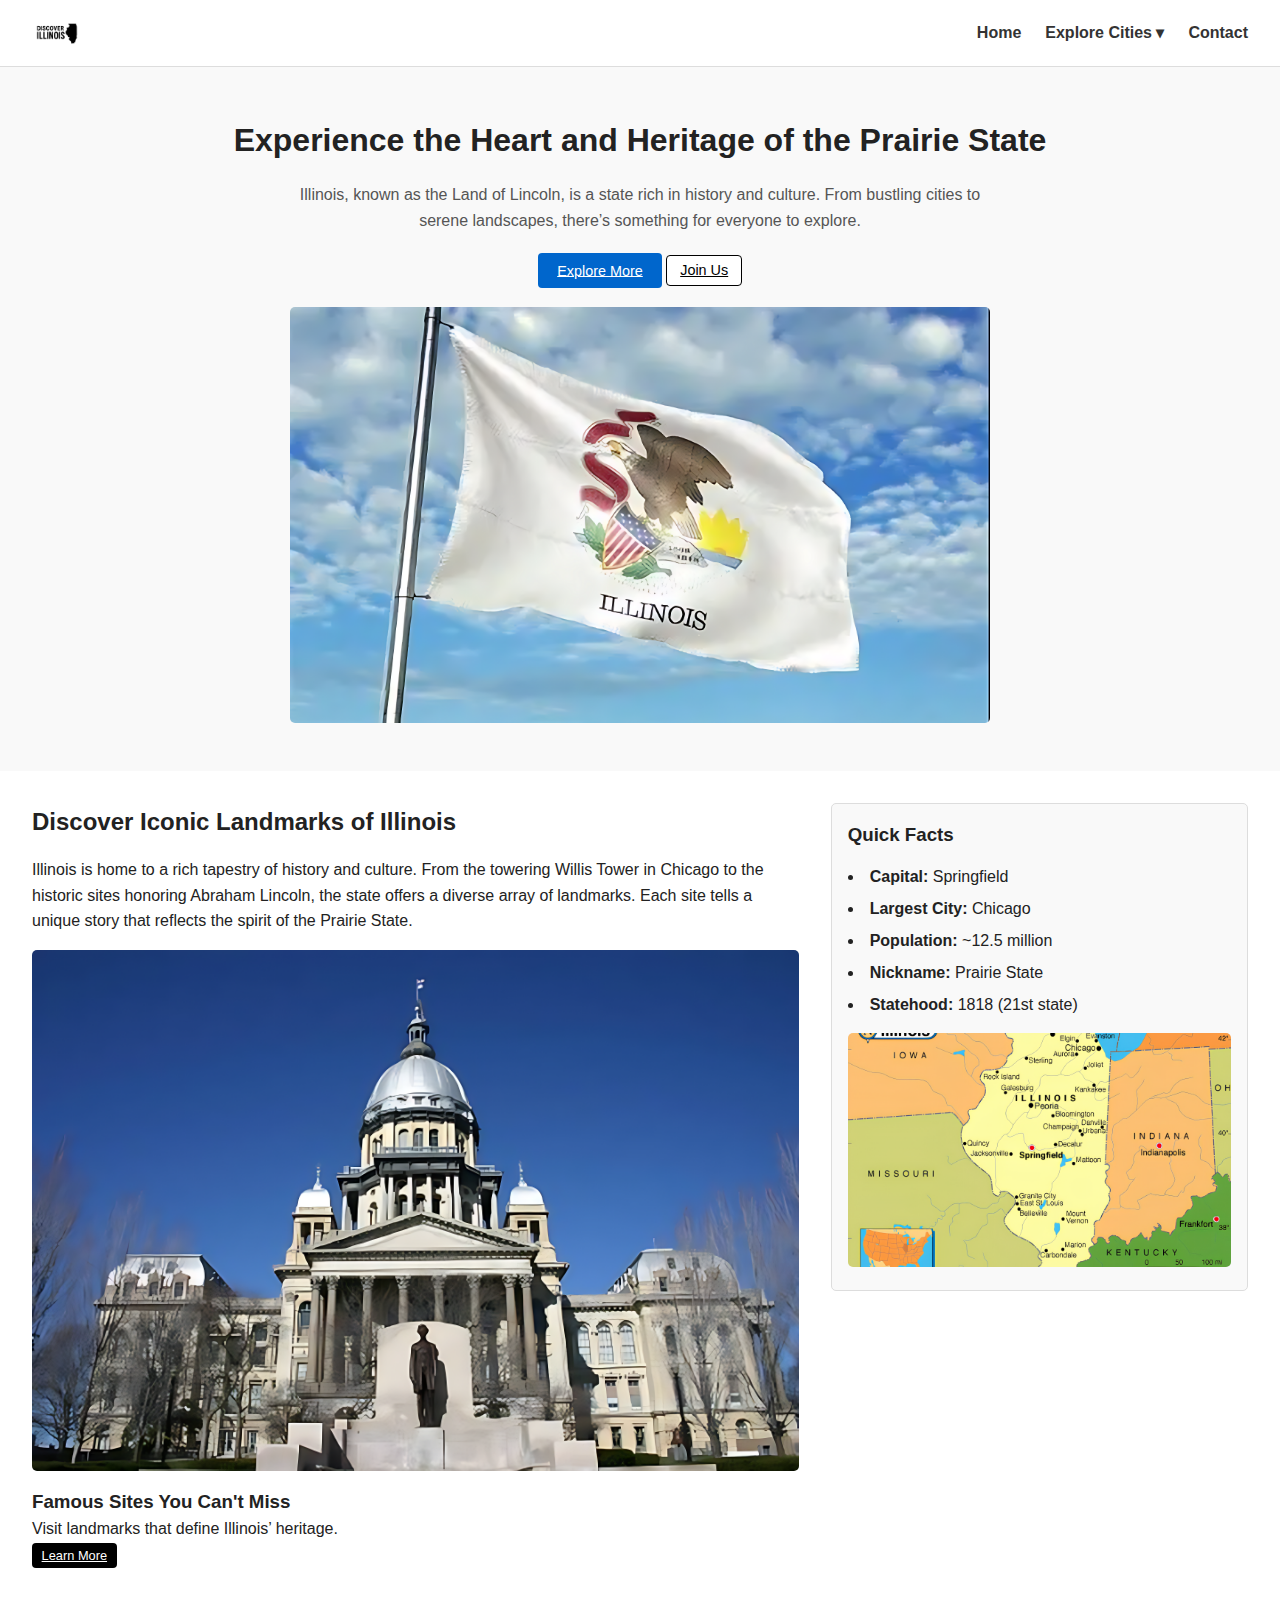
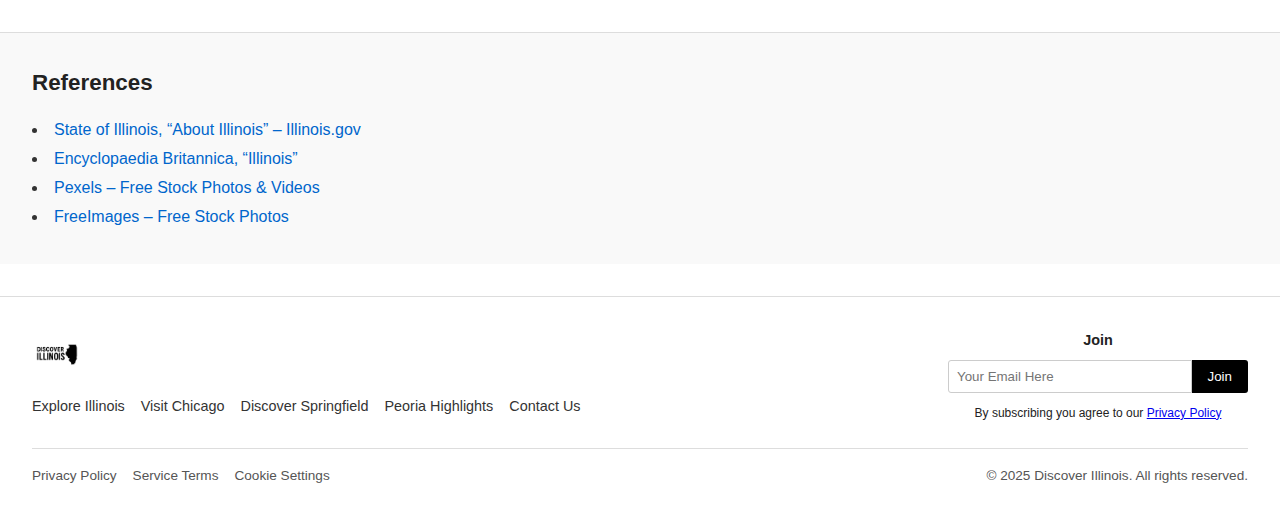
<file: index.html>
<!DOCTYPE html>
<html lang="en">
<head>
  <meta charset="UTF-8">
  <meta name="viewport" content="width=device-width, initial-scale=1.0">
  <title>Discover Illinois</title>
  <link rel="stylesheet" href="style.css">
</head>
<body>
  <!-- Header -->
  <header>
    <nav class="navbar">
      <div class="logo">
        <img src="Pictures\Logo\Discover Illinois Logo.png" alt="Discover Illinois Logo">
      </div>
      <ul class="nav-links">
        <li><a href="index.html">Home</a></li>
        <!-- Dropdown Menu -->
        <li class="dropdown"><a href="cities.html">Explore Cities ▾</a>
            <ul class="dropdown-menu">
            <li><a href="chicago.html">Chicago</a></li>
            <li><a href="springfield.html">Springfield</a></li>
            <li><a href="peoria.html">Peoria</a></li>
            </ul>
        </li>
        <li><a href="contact.html">Contact</a></li>
      </ul>
    </nav>
  </header>

  <!-- Hero Section -->
  <section class="hero">
    <div class="hero-text">
      <h1>Experience the Heart and Heritage of the Prairie State</h1>
      <p>Illinois, known as the Land of Lincoln, is a state rich in history and culture. 
         From bustling cities to serene landscapes, there’s something for everyone to explore.</p>
      <div class="hero-buttons">
        <a href="cities.html" class="btn primary">Explore More</a>
        <a href="contact.html" class="btn secondary">Join Us</a>
      </div>
    </div>
    <div class="hero-image">
      <img src="Pictures\Homepage Pictures\Illinois Flag.png" alt="Illinois State Flag">
    </div>
  </section>

  <!-- Main Section with Aside -->
  <main class="content">
    <section class="landmarks">
      <h2>Discover Iconic Landmarks of Illinois</h2>
      <p>Illinois is home to a rich tapestry of history and culture. From the towering Willis Tower in Chicago 
         to the historic sites honoring Abraham Lincoln, the state offers a diverse array of landmarks. 
         Each site tells a unique story that reflects the spirit of the Prairie State.</p>

      <div class="landmark-card">
        <img src="Pictures\Homepage Pictures\Springfield2.png" alt="Illinois State Capitol">
        <h3>Famous Sites You Can't Miss</h3>
        <p>Visit landmarks that define Illinois’ heritage.</p>
        <a href="#" class="btn small">Learn More</a>
      </div>
    </section>

    <aside class="sidebar">
      <h3>Quick Facts</h3>
      <ul>
        <li><strong>Capital:</strong> Springfield</li>
        <li><strong>Largest City:</strong> Chicago</li>
        <li><strong>Population:</strong> ~12.5 million</li>
        <li><strong>Nickname:</strong> Prairie State</li>
        <li><strong>Statehood:</strong> 1818 (21st state)</li>
      </ul>
      <img src="Pictures\Homepage Pictures\map.png" alt="Map of Illinois">
    </aside>
  </main>

    <!-- References Section -->
    <section class="references">
    <h2>References</h2>
    <ul>
        <li><a href="https://www.illinois.gov/" target="_blank">State of Illinois, “About Illinois” – Illinois.gov</a></li>
        <li><a href="https://www.britannica.com/place/Illinois-state" target="_blank">Encyclopaedia Britannica, “Illinois”</a></li>
        <li><a href="https://www.pexels.com/" target="_blank">Pexels – Free Stock Photos & Videos</a></li>
        <li><a href="https://www.freeimages.com/" target="_blank">FreeImages – Free Stock Photos</a></li>
       
    </ul>
    </section>


  <!-- Footer -->
  <footer class="site-footer">
  <div class="footer-top">
    <div class="footer-left">
      <div class="footer-logo">
        <img src="Pictures\Logo\Discover Illinois Logo.png" alt="Discover Illinois Logo">
      </div>
      <ul class="footer-nav">
        <li><a href="index.html">Explore Illinois</a></li>
        <li><a href="chicago.html">Visit Chicago</a></li>
        <li><a href="springfield.html">Discover Springfield</a></li>
        <li><a href="peoria.html">Peoria Highlights</a></li>
        <li><a href="contact.html">Contact Us</a></li>
      </ul>
    </div>

    <div class="footer-right">
      <h4>Join</h4>
      <form class="subscribe-form">
        <input type="email" placeholder="Your Email Here" required>
        <button type="submit">Join</button>
      </form>
      <small>By subscribing you agree to our <a href="#">Privacy Policy</a></small>
    </div>
  </div>

  <div class="footer-bottom">
    <div class="legal-links">
      <a href="#">Privacy Policy</a>
      <a href="#">Service Terms</a>
      <a href="#">Cookie Settings</a>
    </div>
    <p>&copy; 2025 Discover Illinois. All rights reserved.</p>
  </div>
</footer>

</body>
</html>
</file>
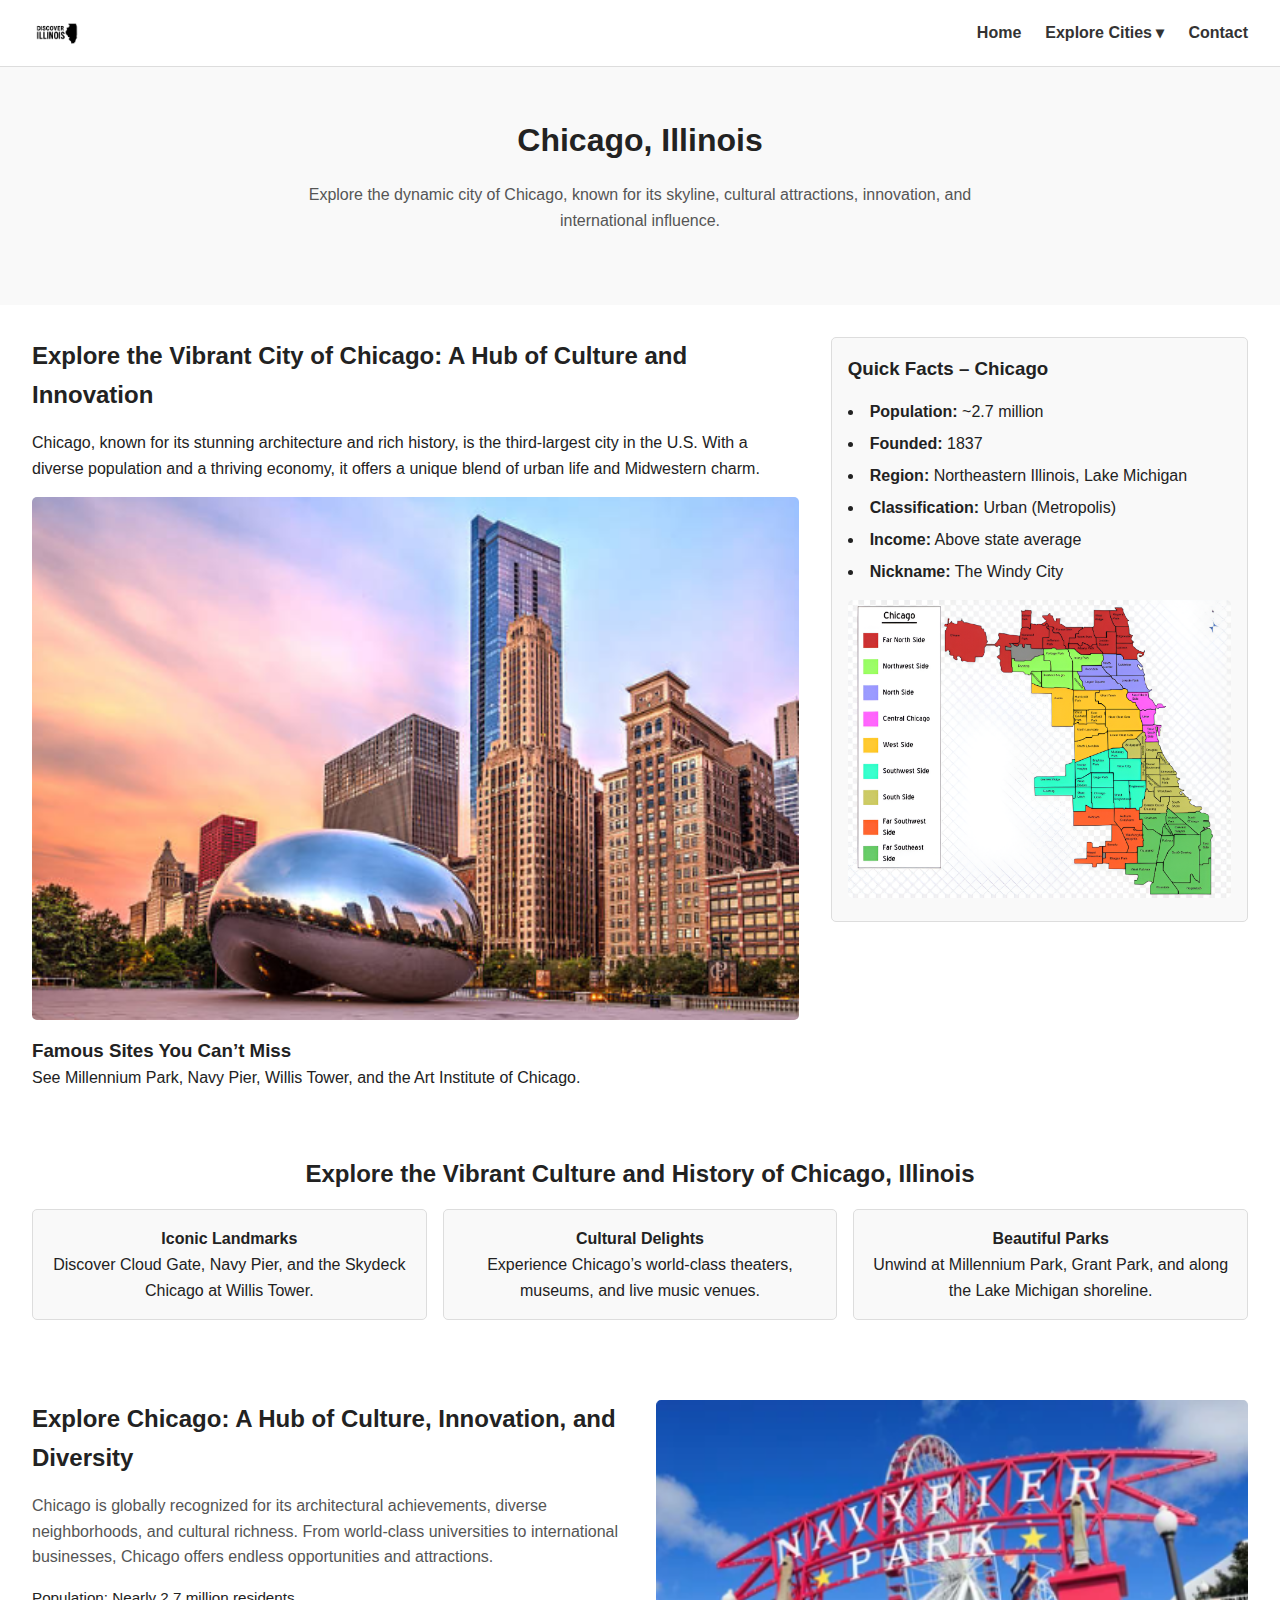
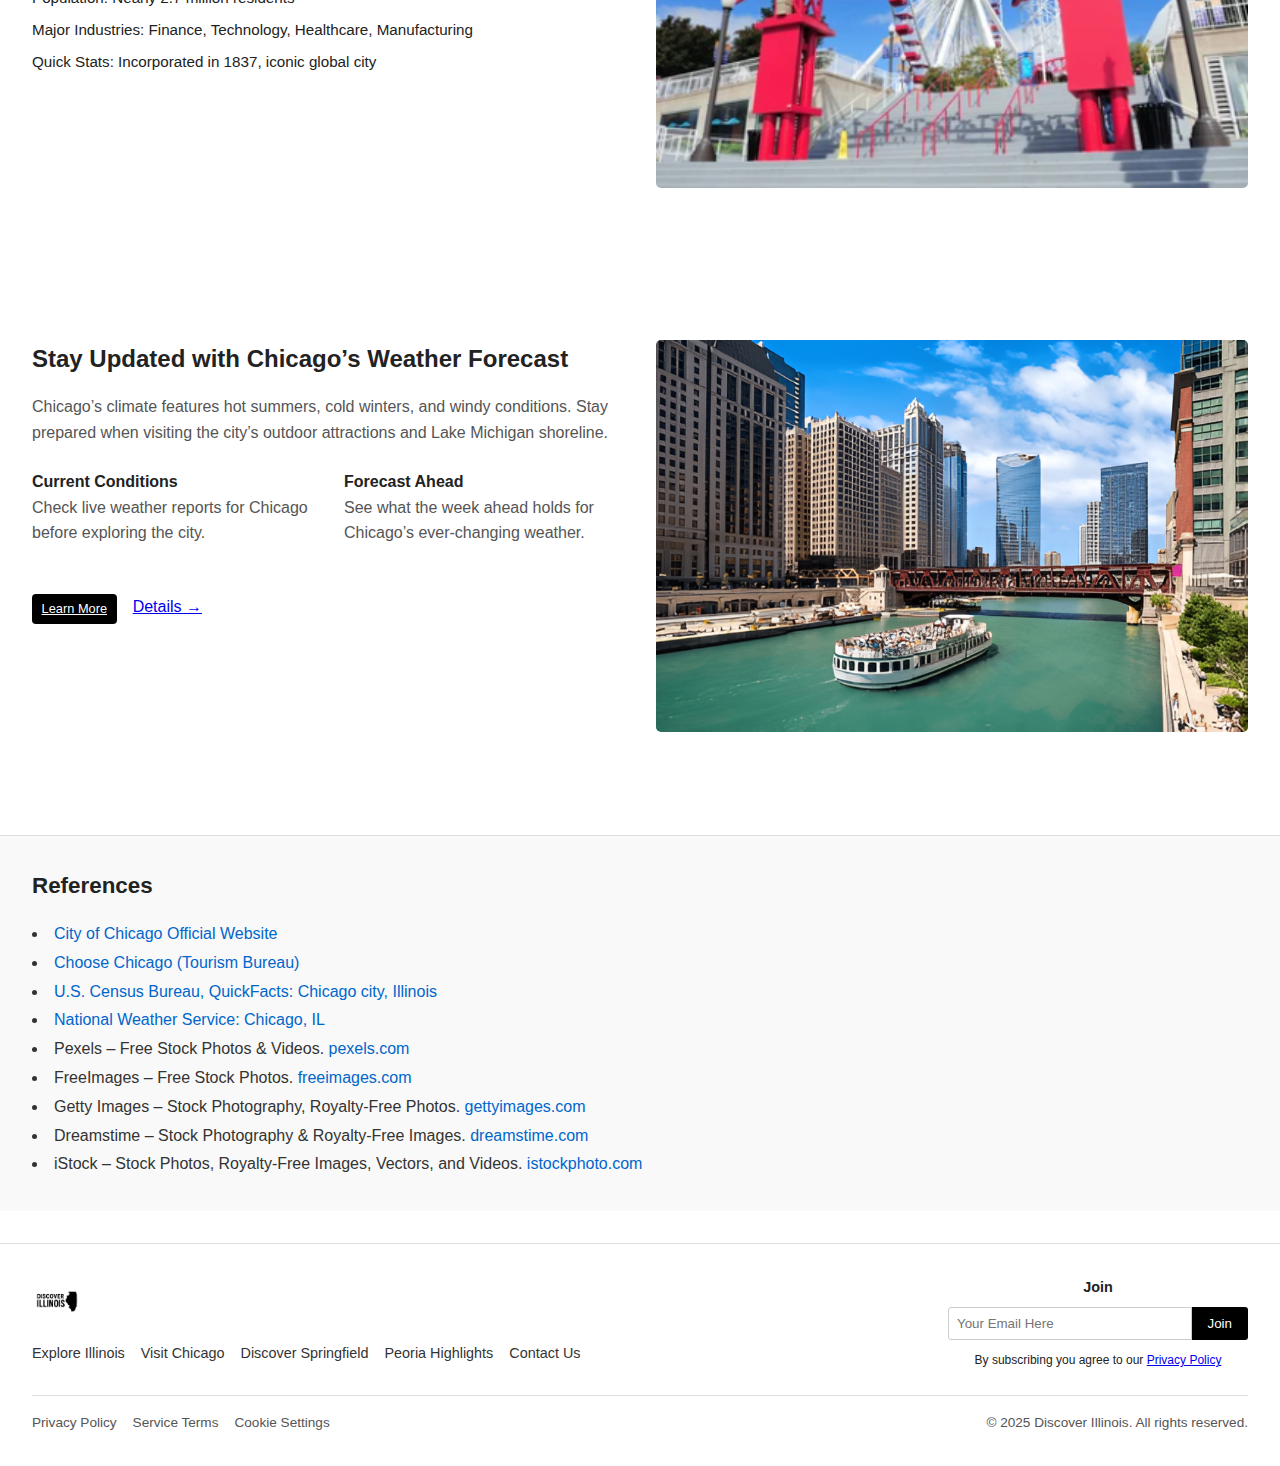
<file: chicago.html>
<!DOCTYPE html> 
<html lang="en">
<head>
  <meta charset="UTF-8">
  <meta name="viewport" content="width=device-width, initial-scale=1.0">
  <title>Chicago, Illinois | Discover Illinois</title>
  <link rel="stylesheet" href="style.css">
</head>

<body>
  <!-- Header -->
  <header>
    <nav class="navbar">
      <div class="logo">
        <img src="Pictures/Logo/Discover Illinois Logo.png" alt="Discover Illinois Logo">
      </div>
      <ul class="nav-links">
        <li><a href="index.html">Home</a></li>
        <!-- Dropdown Menu -->
        <li class="dropdown"><a href="cities.html">Explore Cities ▾</a>
          <ul class="dropdown-menu">
            <li><a href="chicago.html" class="active">Chicago</a></li>
            <li><a href="springfield.html">Springfield</a></li>
            <li><a href="peoria.html">Peoria</a></li>
          </ul>
        </li>
        <li><a href="contact.html">Contact</a></li>
      </ul>
    </nav>
  </header>

  <!-- Hero -->
  <section class="hero">
    <h1>Chicago, Illinois</h1>
    <p>Explore the dynamic city of Chicago, known for its skyline, cultural attractions, innovation, and international influence.</p>
  </section>

  <!-- Main Content with Aside -->
  <main class="content">
    <!-- Section -->
    <section class="landmarks">
      <h2>Explore the Vibrant City of Chicago: A Hub of Culture and Innovation</h2>
      <p>Chicago, known for its stunning architecture and rich history, 
        is the third-largest city in the U.S. With a diverse population and a thriving economy, 
        it offers a unique blend of urban life and Midwestern charm.</p>

      <div class="landmark-card">
        <img src="Pictures\Chicago Pictures1\Chicagobean.png" alt="Chicago skyline with Willis Tower">
        <h3>Famous Sites You Can’t Miss</h3>
        <p>See Millennium Park, Navy Pier, Willis Tower, and the Art Institute of Chicago.</p>
      </div>
    </section>

    <!-- Aside -->
    <aside class="sidebar">
      <h3>Quick Facts – Chicago</h3>
      <ul>
        <li><strong>Population:</strong> ~2.7 million</li>
        <li><strong>Founded:</strong> 1837</li>
        <li><strong>Region:</strong> Northeastern Illinois, Lake Michigan</li>
        <li><strong>Classification:</strong> Urban (Metropolis)</li>
        <li><strong>Income:</strong> Above state average</li>
        <li><strong>Nickname:</strong> The Windy City</li>
      </ul>
      <img src="Pictures\Chicago Pictures1\mapofchicago.png" alt="Map of Chicago, Illinois">
    </aside>
  </main>

  <!-- 3-column highlights -->
  <section class="city-features">
    <h2>Explore the Vibrant Culture and History of Chicago, Illinois</h2>
    <div class="feature-grid">
      <div>
        <h4>Iconic Landmarks</h4>
        <p>Discover Cloud Gate, Navy Pier, and the Skydeck Chicago at Willis Tower.</p>
      </div>
      <div>
        <h4>Cultural Delights</h4>
        <p>Experience Chicago’s world-class theaters, museums, and live music venues.</p>
      </div>
      <div>
        <h4>Beautiful Parks</h4>
        <p>Unwind at Millennium Park, Grant Park, and along the Lake Michigan shoreline.</p>
      </div>
    </div>
  </section>

  <!-- History and Culture Section -->
  <section class="city-history">
    <div class="text">
      <h2>Explore Chicago: A Hub of Culture, Innovation, and Diversity</h2>
      <p>Chicago is globally recognized for its architectural achievements, diverse neighborhoods, and cultural richness. From world-class universities to international businesses, Chicago offers endless opportunities and attractions.</p>
      <ul class="quick-stats">
        <li>Population: Nearly 2.7 million residents</li>
        <li>Major Industries: Finance, Technology, Healthcare, Manufacturing</li>
        <li>Quick Stats: Incorporated in 1837, iconic global city</li>
      </ul>
    </div>

    <div class="image">
      <img src="Pictures\Chicago Pictures1\Navy Pier1.png" 
           alt="Navy Pier in Chicago with Ferris wheel">
    </div>
  </section>

  <!-- Weather Section -->
  <section class="city-weather">
    <div class="text">
      <h2>Stay Updated with Chicago’s Weather Forecast</h2>
      <p>Chicago’s climate features hot summers, cold winters, and windy conditions. Stay prepared when visiting the city’s outdoor attractions and Lake Michigan shoreline.</p>

      <div class="weather-grid">
        <div>
          <h4>Current Conditions</h4>
          <p>Check live weather reports for Chicago before exploring the city.</p>
        </div>
        <div>
          <h4>Forecast Ahead</h4>
          <p>See what the week ahead holds for Chicago’s ever-changing weather.</p>
        </div>
      </div>

      <div class="buttons">
        <a href="contact.html" class="btn small">Learn More</a>
        <a href="https://forecast.weather.gov/MapClick.php?lat=41.8832&lon=-87.6324">Details →</a>
      </div>
    </div>

    <div class="image">
      <img src="Pictures\Chicago Pictures1\Chicagoboat.png" alt="Chicago River with skyline view">
    </div>
  </section>

    <section class="references">
    <h2>References</h2>
    <ul>
        <li><a href="https://www.chicago.gov" target="_blank">City of Chicago Official Website</a></li>
        <li><a href="https://www.choosechicago.com" target="_blank">Choose Chicago (Tourism Bureau)</a></li>
        <li><a href="https://data.census.gov/profile/Chicago_city,_Illinois?g=160XX00US1714000" target="_blank">U.S. Census Bureau, QuickFacts: Chicago city, Illinois</a></li>
        <li><a href="https://forecast.weather.gov/MapClick.php?lat=41.8832&lon=-87.6324" target="_blank">National Weather Service: Chicago, IL</a></li>
        <li>Pexels – Free Stock Photos & Videos. <a href="https://www.pexels.com/" target="_blank">pexels.com</a></li>
        <li>FreeImages – Free Stock Photos. <a href="https://www.freeimages.com/" target="_blank">freeimages.com</a></li>
        <li>Getty Images – Stock Photography, Royalty-Free Photos. <a href="https://www.gettyimages.com/" target="_blank">gettyimages.com</a></li>
        <li>Dreamstime – Stock Photography & Royalty-Free Images. <a href="https://www.dreamstime.com/" target="_blank">dreamstime.com</a></li>
        <li>iStock – Stock Photos, Royalty-Free Images, Vectors, and Videos. <a href="https://www.istockphoto.com/" target="_blank">istockphoto.com</a></li>
    </ul>
    </section>

  <!-- Footer -->
  <footer class="site-footer">
    <div class="footer-top">
      <div class="footer-left">
        <div class="footer-logo">
          <img src="Pictures/Logo/Discover Illinois Logo.png" alt="Discover Illinois Logo">
        </div>
        <ul class="footer-nav">
          <li><a href="index.html">Explore Illinois</a></li>
          <li><a href="chicago.html">Visit Chicago</a></li>
          <li><a href="springfield.html">Discover Springfield</a></li>
          <li><a href="peoria.html">Peoria Highlights</a></li>
          <li><a href="contact.html">Contact Us</a></li>
        </ul>
      </div>

      <div class="footer-right">
        <h4>Join</h4>
        <form class="subscribe-form">
          <input type="email" placeholder="Your Email Here" required>
          <button type="submit">Join</button>
        </form>
        <small>By subscribing you agree to our <a href="#">Privacy Policy</a></small>
      </div>
    </div>

    <div class="footer-bottom">
      <div class="legal-links">
        <a href="#">Privacy Policy</a>
        <a href="#">Service Terms</a>
        <a href="#">Cookie Settings</a>
      </div>
      <p>&copy; 2025 Discover Illinois. All rights reserved.</p>
    </div>
  </footer>

</body>
</html>
</file>
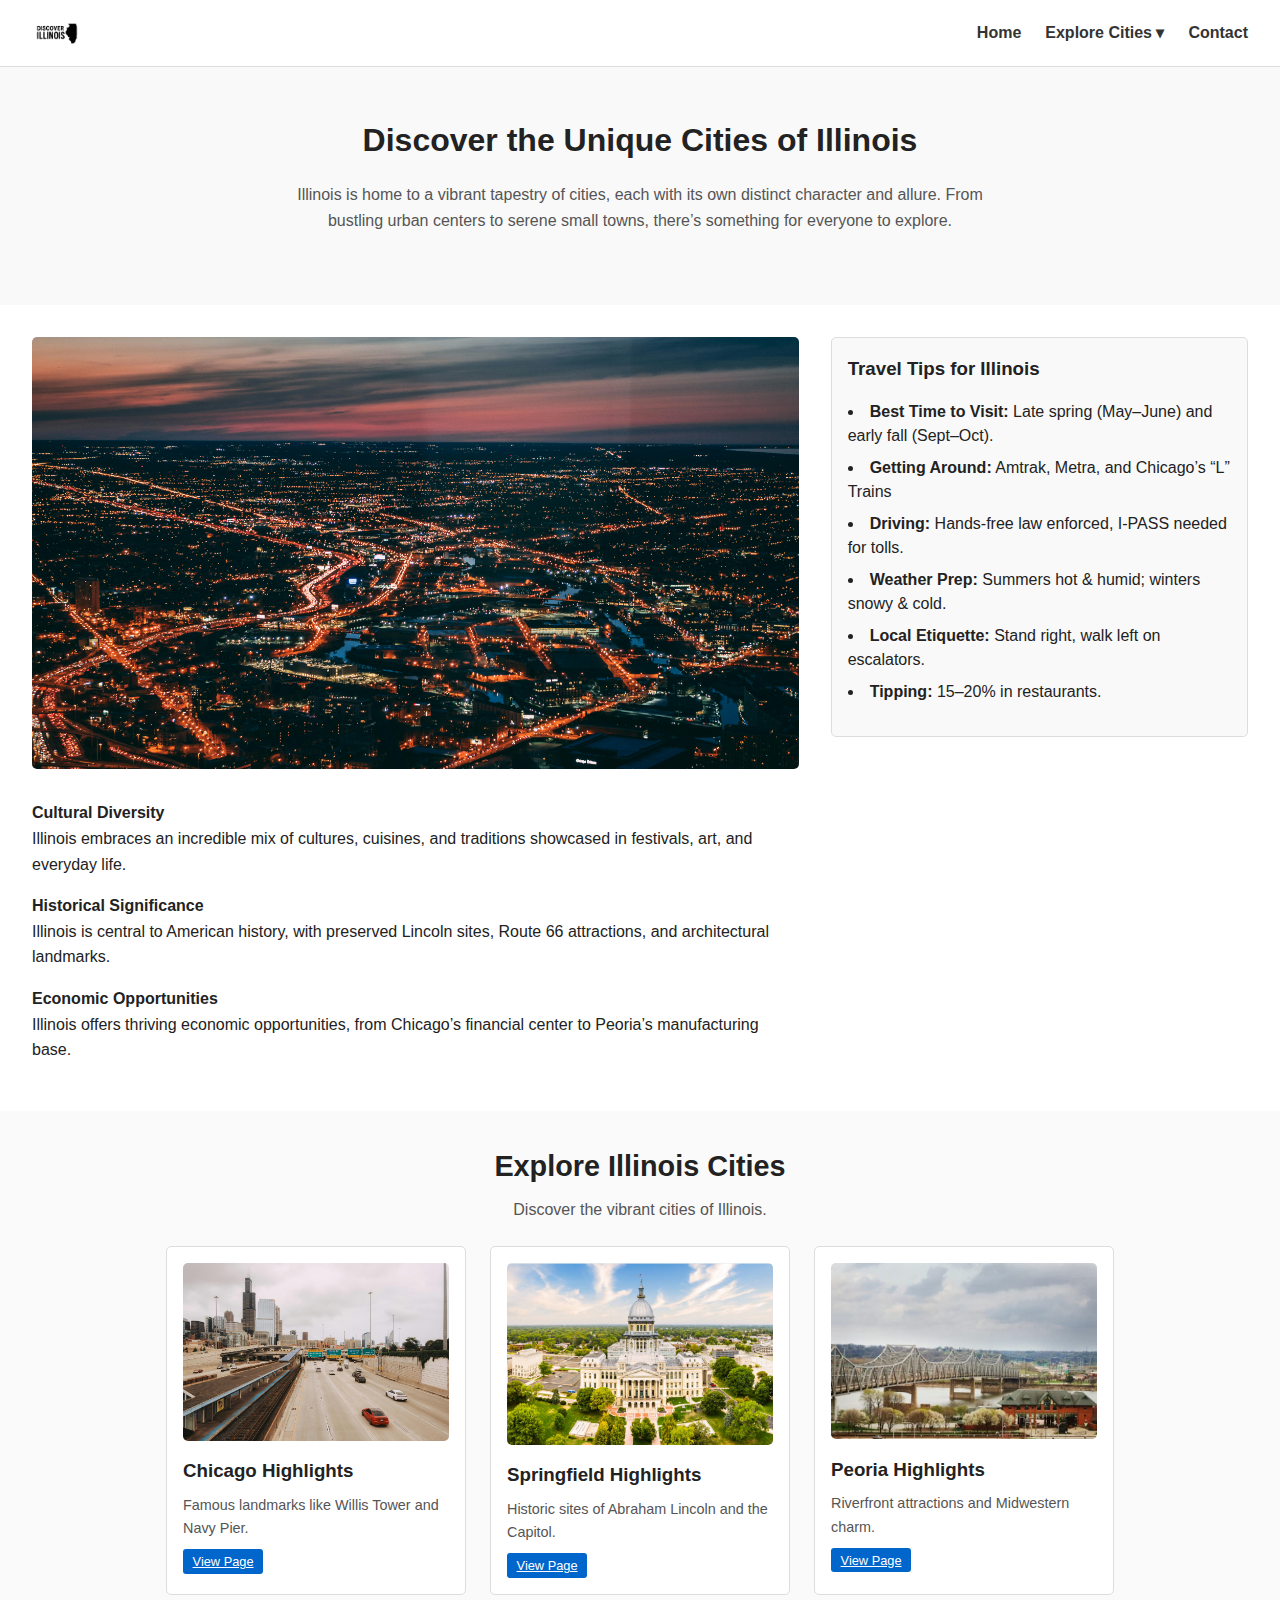
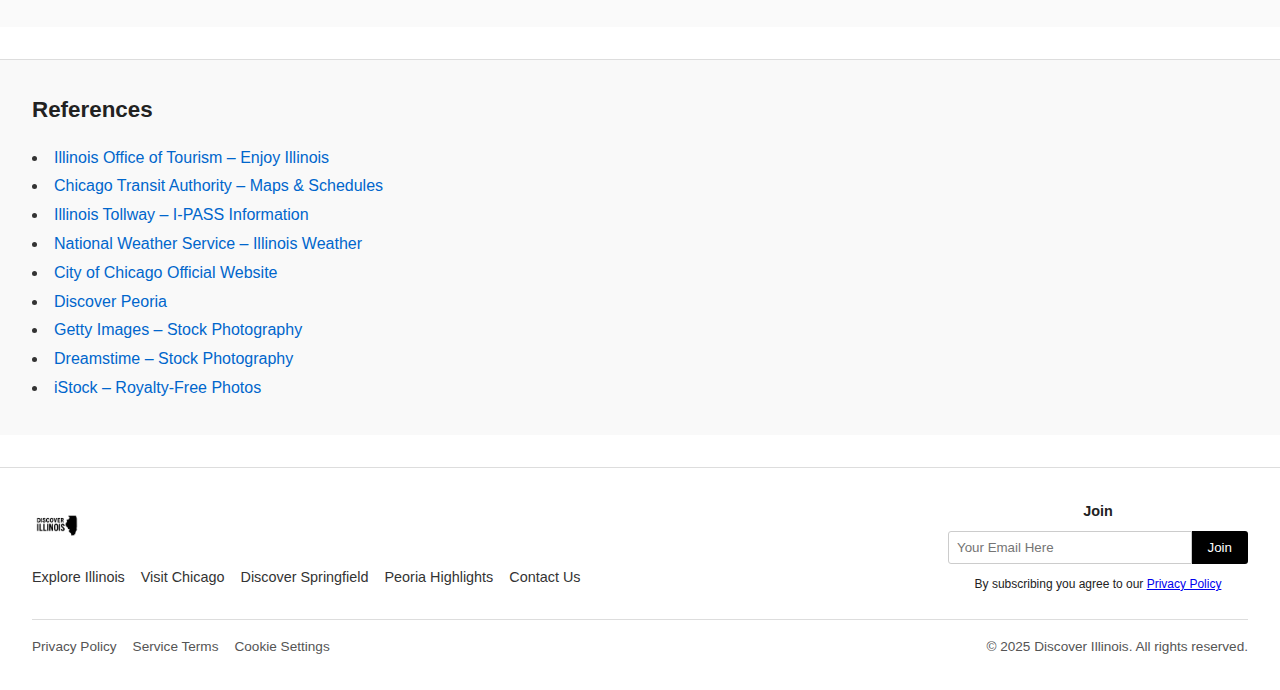
<file: cities.html>
<!DOCTYPE html>
<html lang="en">
<head>
  <meta charset="UTF-8">
  <meta name="viewport" content="width=device-width, initial-scale=1.0">
  <title>Travel Tips | Discover Illinois</title>
  <link rel="stylesheet" href="style.css">
</head>
<body>
<!-- Header -->
  <header>
    <nav class="navbar">
      <div class="logo">
        <img src="Pictures\Logo\Discover Illinois Logo.png" alt="Discover Illinois Logo">
      </div>
      <ul class="nav-links">
        <li><a href="index.html">Home</a></li>
        <!-- Dropdown Menu -->
        <li class="dropdown"><a href="cities.html">Explore Cities ▾</a>
            <ul class="dropdown-menu">
            <li><a href="chicago.html">Chicago</a></li>
            <li><a href="springfield.html">Springfield</a></li>
            <li><a href="peoria.html">Peoria</a></li>
            </ul>
        </li>
        <li><a href="contact.html">Contact</a></li>
      </ul>
    </nav>
  </header>

  <!-- Hero -->
  <section class="hero">
    <h1>Discover the Unique Cities of Illinois</h1>
    <p>Illinois is home to a vibrant tapestry of cities, each with its own distinct character and allure. 
       From bustling urban centers to serene small towns, there’s something for everyone to explore.</p>
  </section>

  <!-- Main Content + Aside -->
  <main class="content">
    <!-- Featured Section -->
    <section class="featured">
      <div class="feature-card">
        <img src="Pictures\Travel Page Pics\Chicago1.jpg" alt="Illinois City View">
      </div>
      <div class="info-blocks">
        <div class="info">
          <h4>Cultural Diversity</h4>
          <p>Illinois embraces an incredible mix of cultures, cuisines, and traditions showcased in festivals, art, and everyday life.</p>
        </div>
        <div class="info">
          <h4>Historical Significance</h4>
          <p>Illinois is central to American history, with preserved Lincoln sites, Route 66 attractions, and architectural landmarks.</p>
        </div>
        <div class="info">
          <h4>Economic Opportunities</h4>
          <p>Illinois offers thriving economic opportunities, from Chicago’s financial center to Peoria’s manufacturing base.</p>
        </div>
      </div>
    </section>

    <!-- Travel Tips Aside -->
    <aside class="sidebar">
      <h3>Travel Tips for Illinois</h3>
      <ul>
        <li><strong>Best Time to Visit:</strong> Late spring (May–June) and early fall (Sept–Oct).</li>
        <li><strong>Getting Around:</strong> Amtrak, Metra, and Chicago’s “L” Trains</li>
        <li><strong>Driving:</strong> Hands-free law enforced, I-PASS needed for tolls.</li>
        <li><strong>Weather Prep:</strong> Summers hot & humid; winters snowy & cold.</li>
        <li><strong>Local Etiquette:</strong> Stand right, walk left on escalators.</li>
        <li><strong>Tipping:</strong> 15–20% in restaurants.</li>
      </ul>
    </aside>
  </main>

  <!-- Explore Cities -->
  <section class="city-highlights">
    <h2>Explore Illinois Cities</h2>
    <p>Discover the vibrant cities of Illinois.</p>
    <div class="cards">
      <div class="card">
        <img src="Pictures\Travel Page Pics\Chicago2.jpg" alt="Chicago skyline">
        <h3>Chicago Highlights</h3>
        <p>Famous landmarks like Willis Tower and Navy Pier.</p>
        <a href="chicago.html" class="btn small">View Page</a>
      </div>
      <div class="card">
        <img src="Pictures\Travel Page Pics\Springfield.png" alt="Springfield Capitol">
        <h3>Springfield Highlights</h3>
        <p>Historic sites of Abraham Lincoln and the Capitol.</p>
        <a href="springfield.html" class="btn small">View Page</a>
      </div>
      <div class="card">
        <img src="Pictures\Travel Page Pics\Peoria2.png" alt="Peoria Riverfront">
        <h3>Peoria Highlights</h3>
        <p>Riverfront attractions and Midwestern charm.</p>
        <a href="peoria.html" class="btn small">View Page</a>
      </div>
    </div>
  </section>

  <!-- References Section -->
  <section class="references">
    <h2>References</h2>
    <ul>
      <li><a href="https://www.enjoyillinois.com/" target="_blank">Illinois Office of Tourism – Enjoy Illinois</a></li>
      <li><a href="https://www.transitchicago.com/" target="_blank">Chicago Transit Authority – Maps & Schedules</a></li>
      <li><a href="https://www.illinoistollway.com/" target="_blank">Illinois Tollway – I-PASS Information</a></li>
      <li><a href="https://www.weather.gov/" target="_blank">National Weather Service – Illinois Weather</a></li>
      <li><a href="https://www.chicago.gov/" target="_blank">City of Chicago Official Website</a></li>
      <li><a href="https://www.discoverpeoria.org/" target="_blank">Discover Peoria</a></li>
      <li><a href="https://www.gettyimages.com/" target="_blank">Getty Images – Stock Photography</a></li>
      <li><a href="https://www.dreamstime.com/" target="_blank">Dreamstime – Stock Photography</a></li>
      <li><a href="https://www.istockphoto.com/" target="_blank">iStock – Royalty-Free Photos</a></li>
    </ul>
  </section>

  <!-- Footer -->
  <footer class="site-footer">
  <div class="footer-top">
    <div class="footer-left">
      <div class="footer-logo">
        <img src="Pictures\Logo\Discover Illinois Logo.png" alt="Discover Illinois Logo">
      </div>
      <ul class="footer-nav">
        <li><a href="index.html">Explore Illinois</a></li>
        <li><a href="chicago.html">Visit Chicago</a></li>
        <li><a href="springfield.html">Discover Springfield</a></li>
        <li><a href="peoria.html">Peoria Highlights</a></li>
        <li><a href="contact.html">Contact Us</a></li>
      </ul>
    </div>

    <div class="footer-right">
      <h4>Join</h4>
      <form class="subscribe-form">
        <input type="email" placeholder="Your Email Here" required>
        <button type="submit">Join</button>
      </form>
      <small>By subscribing you agree to our <a href="#">Privacy Policy</a></small>
    </div>
  </div>

  <div class="footer-bottom">
    <div class="legal-links">
      <a href="#">Privacy Policy</a>
      <a href="#">Service Terms</a>
      <a href="#">Cookie Settings</a>
    </div>
    <p>&copy; 2025 Discover Illinois. All rights reserved.</p>
  </div>
</footer>

</body>
</html>
</file>
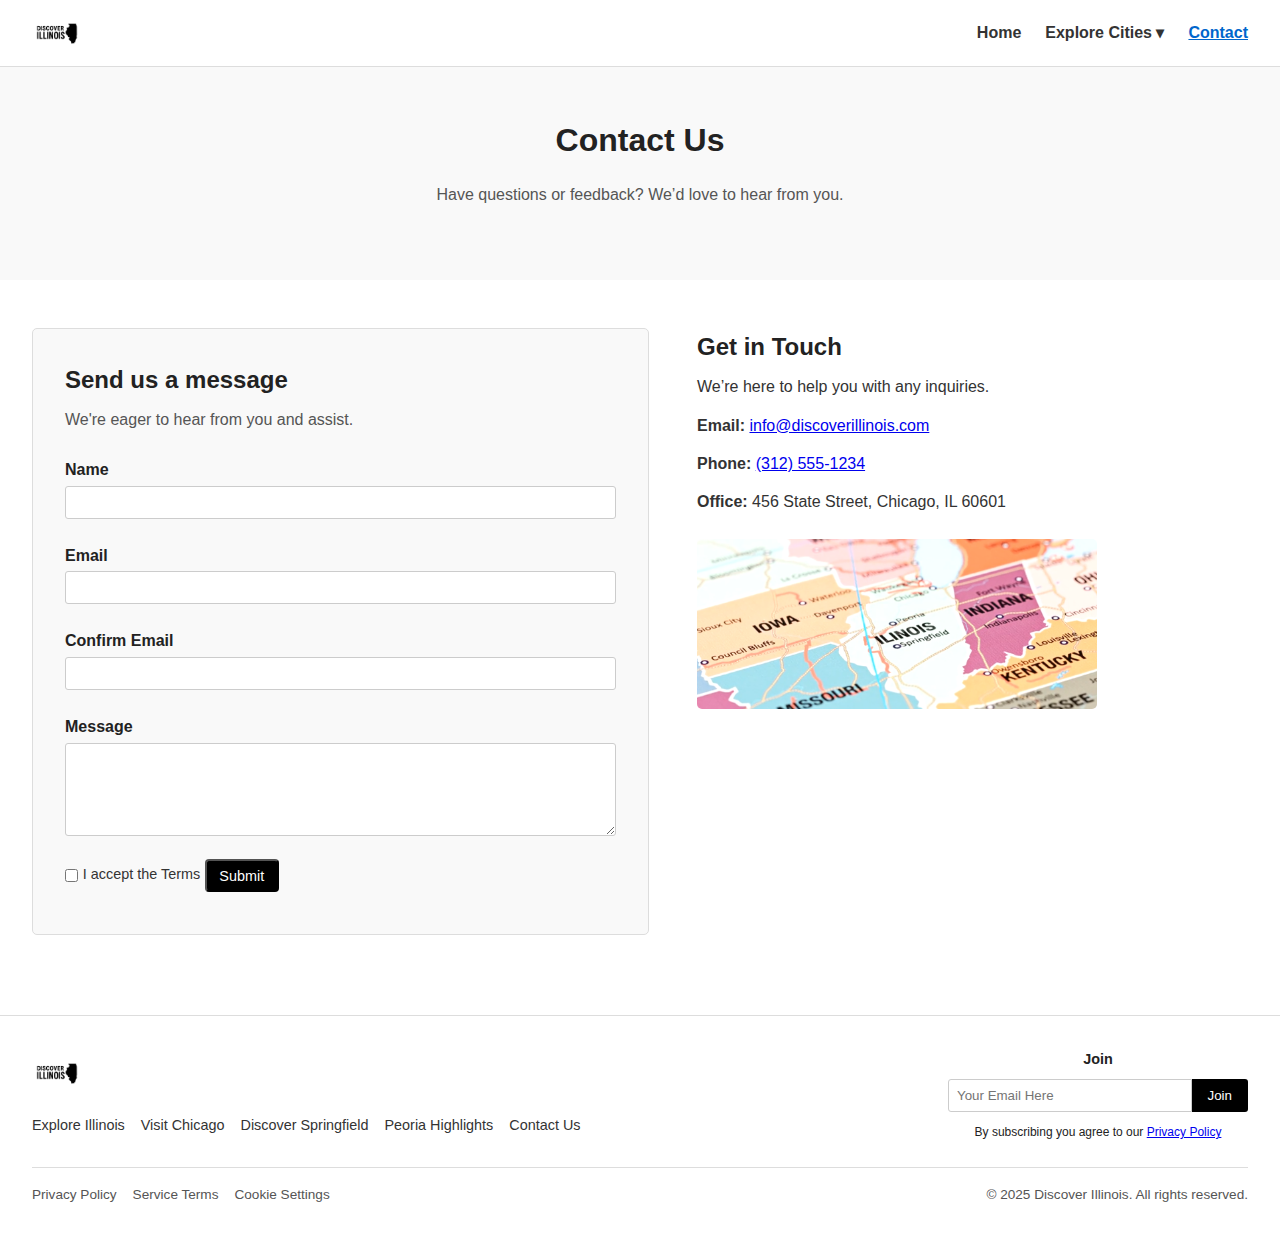
<file: contact.html>
<!DOCTYPE html>
<html lang="en">
<head>
  <meta charset="UTF-8">
  <meta name="viewport" content="width=device-width, initial-scale=1.0">
  <title>Contact Us | Discover Illinois</title>
  <link rel="stylesheet" href="style.css">
</head>

<body>
  <!-- Header -->
  <header>
    <nav class="navbar">
      <div class="logo">
        <img src="Pictures/Logo/Discover Illinois Logo.png" alt="Discover Illinois Logo">
      </div>
      <ul class="nav-links">
        <li><a href="index.html">Home</a></li>
        <!-- Dropdown Menu -->
        <li class="dropdown"><a href="cities.html">Explore Cities ▾</a>
          <ul class="dropdown-menu">
            <li><a href="chicago.html">Chicago</a></li>
            <li><a href="springfield.html">Springfield</a></li>
            <li><a href="peoria.html">Peoria</a></li>
          </ul>
        </li>
        <li><a href="contact.html" class="active">Contact</a></li>
      </ul>
    </nav>
  </header>

  <!-- Hero -->
  <section class="hero">
    <h1>Contact Us</h1>
    <p>Have questions or feedback? We’d love to hear from you.</p>
  </section>

  <!-- Contact Section -->
<section class="contact-page">
  <!-- Left: Form -->
  <div class="contact-form-container">
    <h2>Send us a message</h2>
    <p>We're eager to hear from you and assist.</p>

    <form class="contact-form" id="contactForm">
    <label for="name">Name</label>
    <input type="text" id="name" name="name" required>

    <label for="email">Email</label>
    <input type="email" id="email" name="email" required>

    <label for="confirmEmail">Confirm Email</label>
    <input type="email" id="confirmEmail" name="confirmEmail" required>

    <label for="message">Message</label>
    <textarea id="message" name="message" rows="5" required></textarea>

    <div class="checkbox">
        <input type="checkbox" id="terms" name="terms">
        <label for="terms">I accept the Terms</label>
    </div>

    <button type="submit" class="btn">Submit</button>
    </form>

  </div>

  <!-- Right: Info + Map -->
  <div class="contact-info">
    <div class="text">
      <h2>Get in Touch</h2>
      <p>We’re here to help you with any inquiries.</p>
      <p><strong>Email:</strong> <a href="mailto:info@discoverillinois.com">info@discoverillinois.com</a></p>
      <p><strong>Phone:</strong> <a href="tel:+1-312-555-1234">(312) 555-1234</a></p>
      <p><strong>Office:</strong> 456 State Street, Chicago, IL 60601</p>
    </div>

    <div class="image">
      <img src="Pictures\Contact Pictures\Map of Illinois.png" alt="Map of Illinois with Chicago marked">
    </div>
  </section>

  <!-- Footer -->
  <footer class="site-footer">
    <div class="footer-top">
      <div class="footer-left">
        <div class="footer-logo">
          <img src="Pictures/Logo/Discover Illinois Logo.png" alt="Discover Illinois Logo">
        </div>
        <ul class="footer-nav">
          <li><a href="index.html">Explore Illinois</a></li>
          <li><a href="chicago.html">Visit Chicago</a></li>
          <li><a href="springfield.html">Discover Springfield</a></li>
          <li><a href="peoria.html">Peoria Highlights</a></li>
          <li><a href="contact.html">Contact Us</a></li>
        </ul>
      </div>

      <div class="footer-right">
        <h4>Join</h4>
        <form class="subscribe-form">
          <input type="email" placeholder="Your Email Here" required>
          <button type="submit">Join</button>
        </form>
        <small>By subscribing you agree to our <a href="#">Privacy Policy</a></small>
      </div>
    </div>

    <div class="footer-bottom">
      <div class="legal-links">
        <a href="#">Privacy Policy</a>
        <a href="#">Service Terms</a>
        <a href="#">Cookie Settings</a>
      </div>
      <p>&copy; 2025 Discover Illinois. All rights reserved.</p>
    </div>
  </footer>

  <script src="script.js"></script>

</body>
</html>
</file>
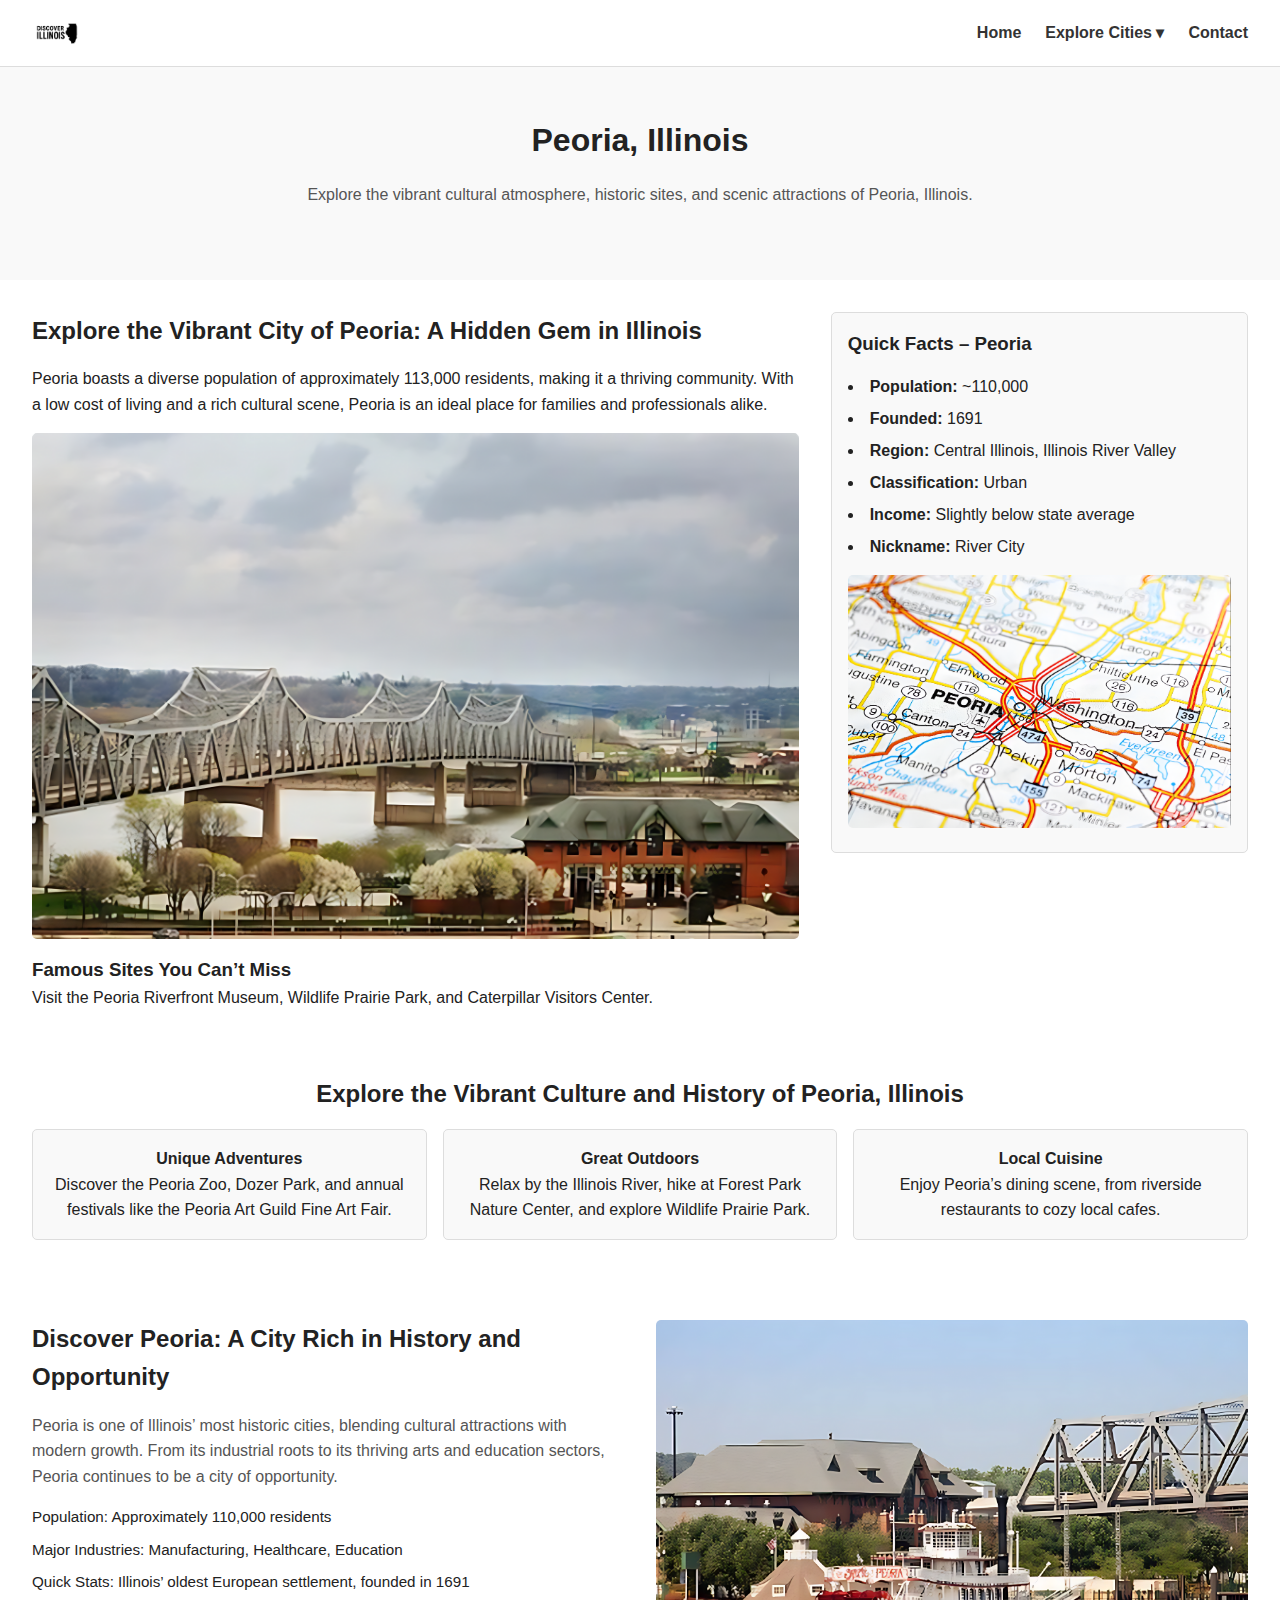
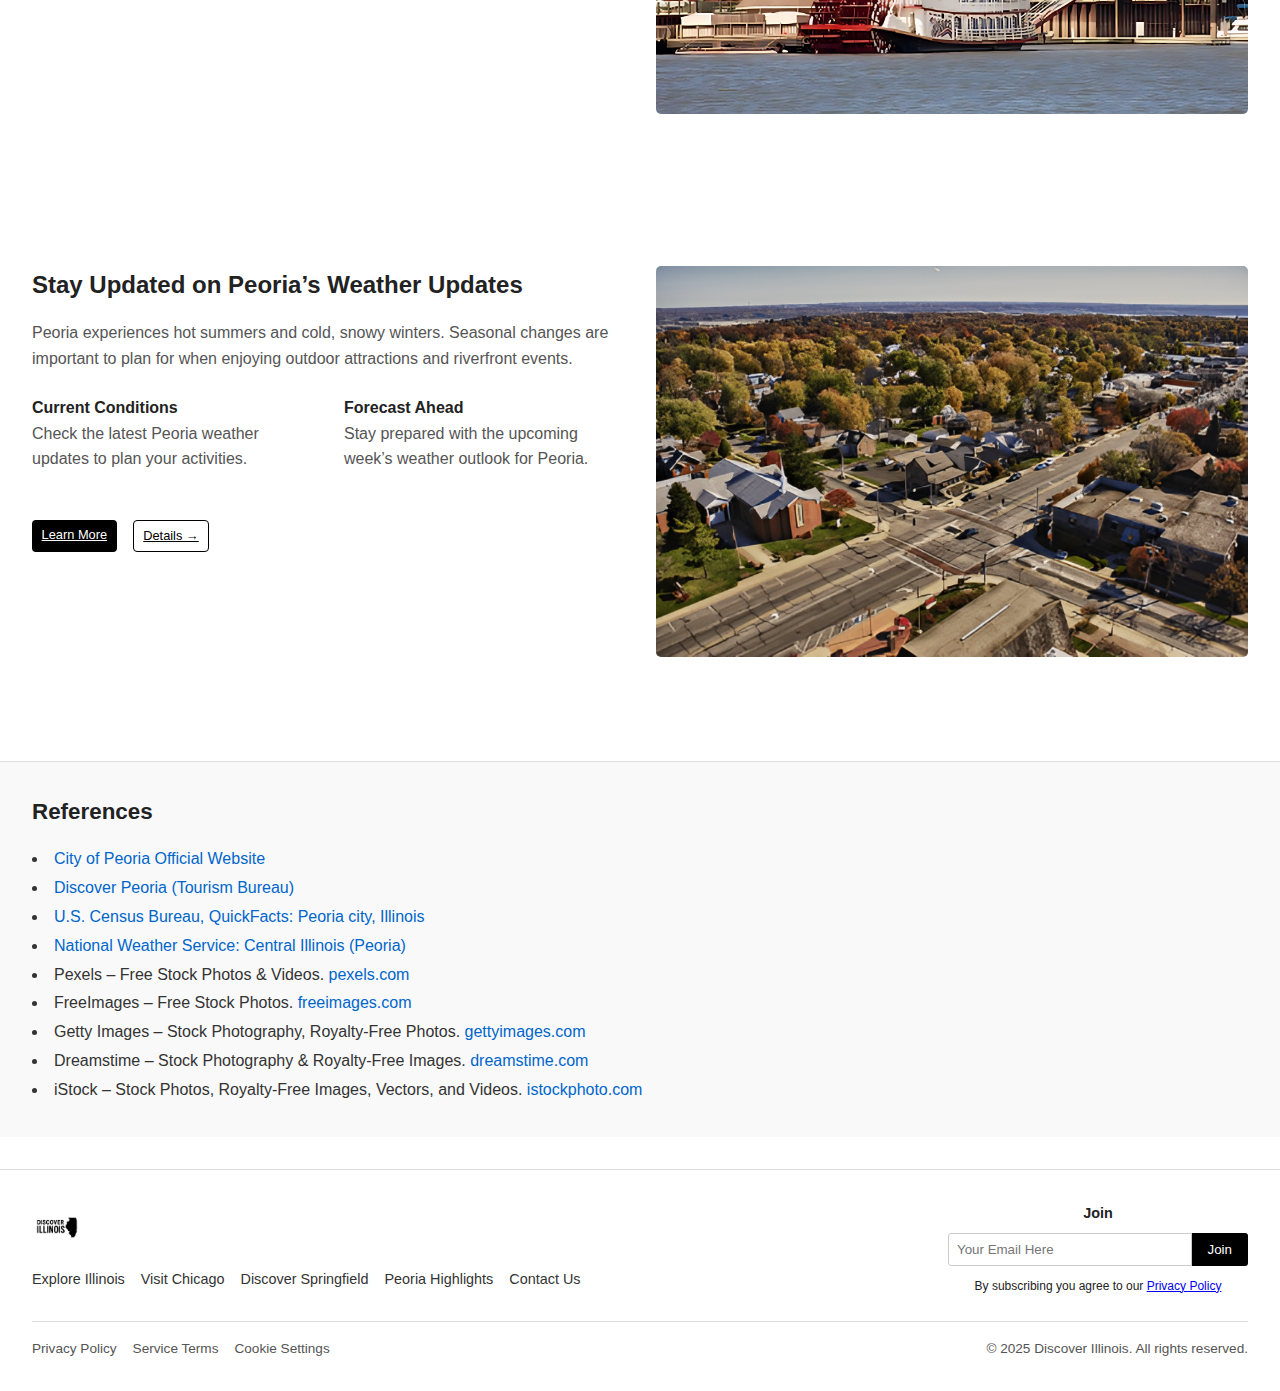
<file: peoria.html>
<!DOCTYPE html> 
<html lang="en">
<head>
  <meta charset="UTF-8">
  <meta name="viewport" content="width=device-width, initial-scale=1.0">
  <title>Peoria, Illinois | Discover Illinois</title>
  <link rel="stylesheet" href="style.css">
</head>

<body>
  <!-- Header -->
  <header>
    <nav class="navbar">
      <div class="logo">
        <img src="Pictures/Logo/Discover Illinois Logo.png" alt="Discover Illinois Logo">
      </div>
      <ul class="nav-links">
        <li><a href="index.html">Home</a></li>
        <!-- Dropdown Menu -->
        <li class="dropdown"><a href="cities.html">Explore Cities ▾</a>
          <ul class="dropdown-menu">
            <li><a href="chicago.html">Chicago</a></li>
            <li><a href="springfield.html">Springfield</a></li>
            <li><a href="peoria.html" class="active">Peoria</a></li>
          </ul>
        </li>
        <li><a href="contact.html">Contact</a></li>
      </ul>
    </nav>
  </header>

  <!-- Hero -->
  <section class="hero">
    <h1>Peoria, Illinois</h1>
    <p>Explore the vibrant cultural atmosphere, historic sites, and scenic attractions of Peoria, Illinois.</p>
  </section>

  <!-- Main Content with Aside -->
  <main class="content">
    <!-- Section -->
    <section class="landmarks">
      <h2>Explore the Vibrant City of Peoria: A Hidden Gem in Illinois</h2>
      <p>Peoria boasts a diverse population of approximately 113,000 residents, 
        making it a thriving community. With a low cost of living and a rich cultural scene, 
        Peoria is an ideal place for families and professionals alike.</p>

      <div class="landmark-card">
        <img src="Pictures\Peoria Pictures2\Peoriabridge.png" alt="Peoria riverfront with skyline view">
        <h3>Famous Sites You Can’t Miss</h3>
        <p>Visit the Peoria Riverfront Museum, Wildlife Prairie Park, and Caterpillar Visitors Center.</p>
      </div>
    </section>

    <!-- Aside -->
    <aside class="sidebar">
      <h3>Quick Facts – Peoria</h3>
      <ul>
        <li><strong>Population:</strong> ~110,000</li>
        <li><strong>Founded:</strong> 1691</li>
        <li><strong>Region:</strong> Central Illinois, Illinois River Valley</li>
        <li><strong>Classification:</strong> Urban</li>
        <li><strong>Income:</strong> Slightly below state average</li>
        <li><strong>Nickname:</strong> River City</li>
      </ul>
      <img src="Pictures\Peoria Pictures2\mapofpeoria.png" alt="Map of Peoria, Illinois">
    </aside>
  </main>

  <!-- 3-column highlights -->
  <section class="city-features">
    <h2>Explore the Vibrant Culture and History of Peoria, Illinois</h2>
    <div class="feature-grid">
      <div>
        <h4>Unique Adventures</h4>
        <p>Discover the Peoria Zoo, Dozer Park, and annual festivals like the Peoria Art Guild Fine Art Fair.</p>
      </div>
      <div>
        <h4>Great Outdoors</h4>
        <p>Relax by the Illinois River, hike at Forest Park Nature Center, and explore Wildlife Prairie Park.</p>
      </div>
      <div>
        <h4>Local Cuisine</h4>
        <p>Enjoy Peoria’s dining scene, from riverside restaurants to cozy local cafes.</p>
      </div>
    </div>
  </section>

  <!-- History and Culture Section -->
  <section class="city-history">
    <div class="text">
      <h2>Discover Peoria: A City Rich in History and Opportunity</h2>
      <p>Peoria is one of Illinois’ most historic cities, blending cultural attractions with modern growth. From its industrial roots to its thriving arts and education sectors, Peoria continues to be a city of opportunity.</p>
      <ul class="quick-stats">
        <li>Population: Approximately 110,000 residents</li>
        <li>Major Industries: Manufacturing, Healthcare, Education</li>
        <li>Quick Stats: Illinois’ oldest European settlement, founded in 1691</li>
      </ul>
    </div>

    <div class="image">
      <img src="Pictures\Peoria Pictures2\Peoriaboat.png" 
           alt="Historic riverboat in Peoria, Illinois">
    </div>
  </section>

  <!-- Weather Section -->
  <section class="city-weather">
    <div class="text">
      <h2>Stay Updated on Peoria’s Weather Updates</h2>
      <p>Peoria experiences hot summers and cold, snowy winters. Seasonal changes are important to plan for when enjoying outdoor attractions and riverfront events.</p>

      <div class="weather-grid">
        <div>
          <h4>Current Conditions</h4>
          <p>Check the latest Peoria weather updates to plan your activities.</p>
        </div>
        <div>
          <h4>Forecast Ahead</h4>
          <p>Stay prepared with the upcoming week’s weather outlook for Peoria.</p>
        </div>
      </div>

      <div class="buttons">
        <a href="contact.html" class="btn small">Learn More</a>
        <a href="https://forecast.weather.gov/MapClick.php?lat=40.6946&lon=-89.5904" class="btn secondary small">Details →</a>
      </div>
    </div>

    <div class="image">
      <img src="Pictures\Peoria Pictures2\Peorianeighborhood.png" alt="Aerial view of Peoria in fall">
    </div>
  </section>

    <section class="references">
    <h2>References</h2>
    <ul>
        <li><a href="https://www.peoriagov.org" target="_blank">City of Peoria Official Website</a></li>
        <li><a href="https://www.discoverpeoria.org" target="_blank">Discover Peoria (Tourism Bureau)</a></li>
        <li><a href="https://data.census.gov/profile/Peoria_city,_Illinois?g=160XX00US1759000" target="_blank">U.S. Census Bureau, QuickFacts: Peoria city, Illinois</a></li>
        <li><a href="https://forecast.weather.gov/MapClick.php?lat=40.6946&lon=-89.5904" target="_blank">National Weather Service: Central Illinois (Peoria)</a></li>
        <li>Pexels – Free Stock Photos & Videos. <a href="https://www.pexels.com/" target="_blank">pexels.com</a></li>
        <li>FreeImages – Free Stock Photos. <a href="https://www.freeimages.com/" target="_blank">freeimages.com</a></li>
        <li>Getty Images – Stock Photography, Royalty-Free Photos. <a href="https://www.gettyimages.com/" target="_blank">gettyimages.com</a></li>
        <li>Dreamstime – Stock Photography & Royalty-Free Images. <a href="https://www.dreamstime.com/" target="_blank">dreamstime.com</a></li>
        <li>iStock – Stock Photos, Royalty-Free Images, Vectors, and Videos. <a href="https://www.istockphoto.com/" target="_blank">istockphoto.com</a></li>
    </ul>
    </section>


  <!-- Footer -->
  <footer class="site-footer">
    <div class="footer-top">
      <div class="footer-left">
        <div class="footer-logo">
          <img src="Pictures/Logo/Discover Illinois Logo.png" alt="Discover Illinois Logo">
        </div>
        <ul class="footer-nav">
          <li><a href="index.html">Explore Illinois</a></li>
          <li><a href="chicago.html">Visit Chicago</a></li>
          <li><a href="springfield.html">Discover Springfield</a></li>
          <li><a href="peoria.html">Peoria Highlights</a></li>
          <li><a href="contact.html">Contact Us</a></li>
        </ul>
      </div>

      <div class="footer-right">
        <h4>Join</h4>
        <form class="subscribe-form">
          <input type="email" placeholder="Your Email Here" required>
          <button type="submit">Join</button>
        </form>
        <small>By subscribing you agree to our <a href="#">Privacy Policy</a></small>
      </div>
    </div>

    <div class="footer-bottom">
      <div class="legal-links">
        <a href="#">Privacy Policy</a>
        <a href="#">Service Terms</a>
        <a href="#">Cookie Settings</a>
      </div>
      <p>&copy; 2025 Discover Illinois. All rights reserved.</p>
    </div>
  </footer>

</body>
</html>
</file>
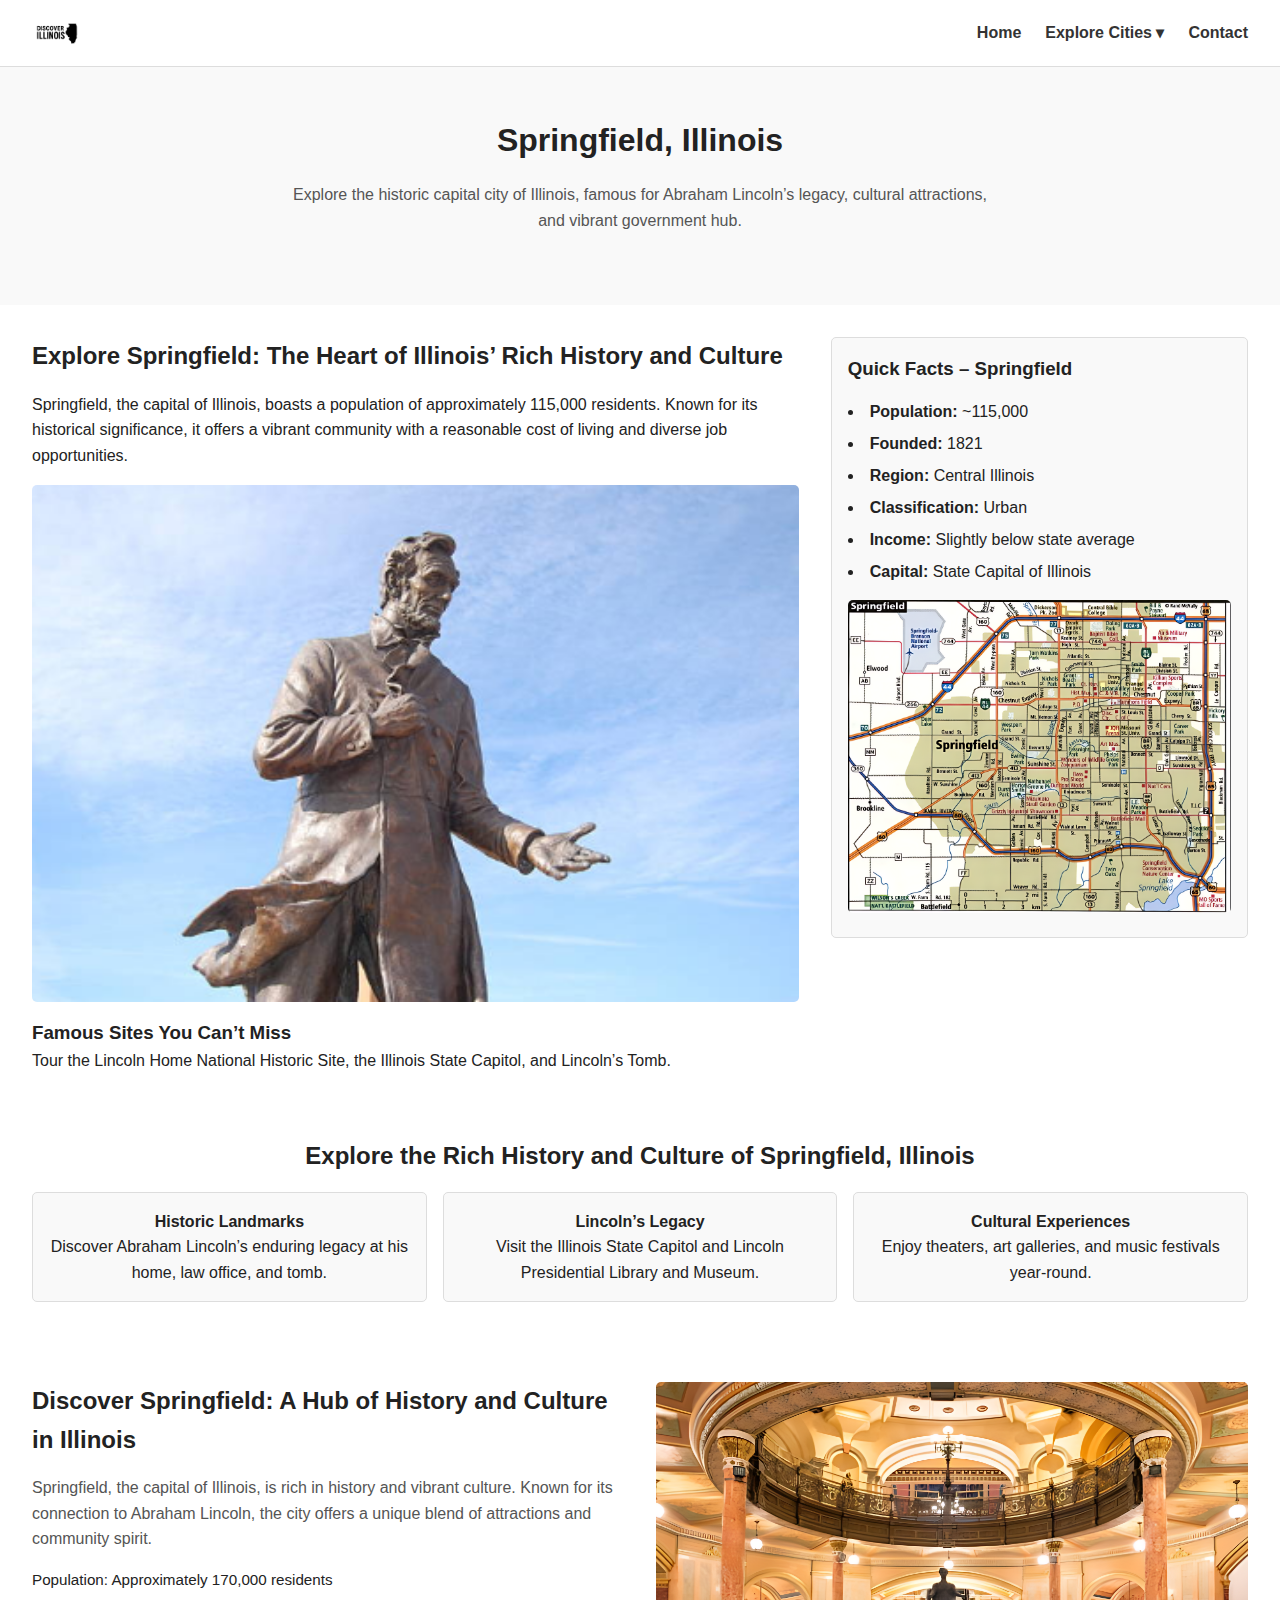
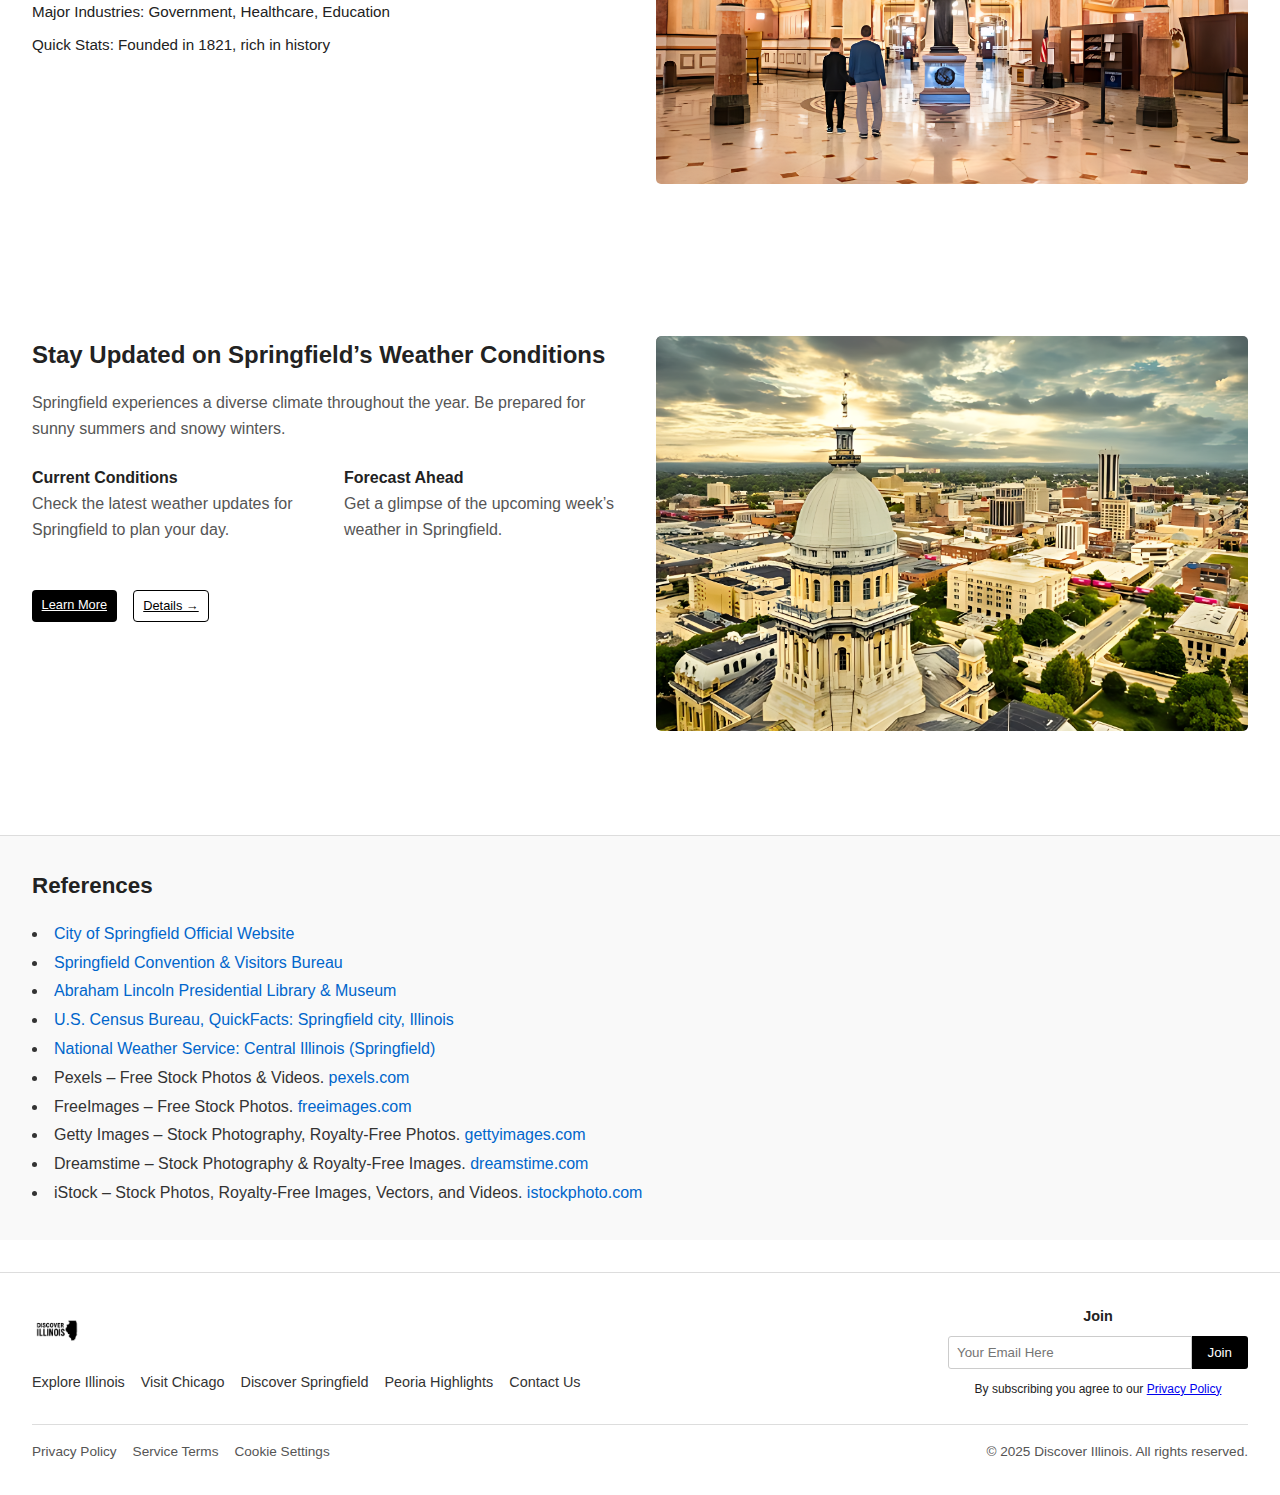
<file: springfield.html>
<!DOCTYPE html>
<html lang="en">
<head>
  <meta charset="UTF-8">
  <meta name="viewport" content="width=device-width, initial-scale=1.0">
  <title>Springfield, Illinois | Discover Illinois</title>
  <link rel="stylesheet" href="style.css">
</head>

<body>
  <!-- Header -->
  <header>
    <nav class="navbar">
      <div class="logo">
        <img src="Pictures\Logo\Discover Illinois Logo.png" alt="Discover Illinois Logo">
      </div>
      <ul class="nav-links">
        <li><a href="index.html">Home</a></li>
        <!-- Dropdown Menu -->
        <li class="dropdown"><a href="cities.html">Explore Cities ▾</a>
            <ul class="dropdown-menu">
            <li><a href="chicago.html">Chicago</a></li>
            <li><a href="springfield.html">Springfield</a></li>
            <li><a href="peoria.html">Peoria</a></li>
            </ul>
        </li>
        <li><a href="contact.html">Contact</a></li>
      </ul>
    </nav>
  </header>

  <!-- Hero -->
  <section class="hero">
    <h1>Springfield, Illinois</h1>
    <p>Explore the historic capital city of Illinois, famous for Abraham Lincoln’s legacy, 
       cultural attractions, and vibrant government hub.</p>
  </section>

  <!-- Main Content with Aside -->
  <main class="content">
    <!-- Section -->
    <section class="landmarks">
      <h2>Explore Springfield: The Heart of Illinois’ Rich History and Culture</h2>
      <p>Springfield, the capital of Illinois, boasts a population of approximately 115,000 residents. 
        Known for its historical significance, it offers a vibrant community 
        with a reasonable cost of living and diverse job opportunities.</p>

      <div class="landmark-card">
        <img src="Pictures\Springfield Page1\lincolnstatue.png" alt="Statue of Abraham Lincoln in Springfield">
        <h3>Famous Sites You Can’t Miss</h3>
        <p>Tour the Lincoln Home National Historic Site, the Illinois State Capitol, and Lincoln’s Tomb.</p>
      </div>
    </section>

    <!-- Aside -->
    <aside class="sidebar">
        <h3>Quick Facts – Springfield</h3>
        <ul>
            <li><strong>Population:</strong> ~115,000</li>
            <li><strong>Founded:</strong> 1821</li>
            <li><strong>Region:</strong> Central Illinois</li>
            <li><strong>Classification:</strong> Urban</li>
            <li><strong>Income:</strong> Slightly below state average</li>
            <li><strong>Capital:</strong> State Capital of Illinois</li>
        </ul>
        <img src="Pictures\Springfield Page1\mapofspringfield.png" alt="Map of Springfield, Illinois">
        </aside>
    </main>

    <!-- 3-column highlights -->
    <section class="city-features">
        <h2>Explore the Rich History and Culture of Springfield, Illinois</h2>
        <div class="feature-grid">
        <div>
            <h4>Historic Landmarks</h4>
            <p>Discover Abraham Lincoln’s enduring legacy at his home, law office, and tomb.</p>
        </div>
        <div>
            <h4>Lincoln’s Legacy</h4>
            <p>Visit the Illinois State Capitol and Lincoln Presidential Library and Museum.</p>
        </div>
        <div>
            <h4>Cultural Experiences</h4>
            <p>Enjoy theaters, art galleries, and music festivals year-round.</p>
        </div>
        </div>
    </section>

    <!-- History and Culture Section -->
    <section class="city-history">
    <div class="text">
        <h2>Discover Springfield: A Hub of History and Culture in Illinois</h2>
        <p>Springfield, the capital of Illinois, is rich in history and vibrant culture. 
        Known for its connection to Abraham Lincoln, the city offers a unique blend 
        of attractions and community spirit.</p>
        <ul class="quick-stats">
        <li>Population: Approximately 170,000 residents</li>
        <li>Major Industries: Government, Healthcare, Education</li>
        <li>Quick Stats: Founded in 1821, rich in history</li>
        </ul>
    </div>

    <div class="image">
        <img src="Pictures\Springfield Page1\Springfield4.png" 
            alt="Interior of Illinois State Capitol in Springfield">
    </div>
    </section>

    <section class="city-weather">
    <div class="text">
        <h2>Stay Updated on Springfield’s Weather Conditions</h2>
        <p>Springfield experiences a diverse climate throughout the year. 
        Be prepared for sunny summers and snowy winters.</p>

        <div class="weather-grid">
        <div>
            <h4>Current Conditions</h4>
            <p>Check the latest weather updates for Springfield to plan your day.</p>
        </div>
        <div>
            <h4>Forecast Ahead</h4>
            <p>Get a glimpse of the upcoming week’s weather in Springfield.</p>
        </div>
        </div>

        <div class="buttons">
        <a href="contact.html" class="btn small">Learn More</a>
        <a href="https://forecast.weather.gov/MapClick.php?lat=39.79936&lon=-89.643624" class="btn secondary small">Details →</a>
        </div>
    </div>

    <div class="image">
        <img src="Pictures/Springfield Page1/Springfield5.png" alt="Skyline of Springfield, Illinois">
    </div>
    </section>

    <!-- References Section -->
    <section class="references">
    <h2>References</h2>
    <ul>
        <li><a href="https://www.springfield.il.us" target="_blank">City of Springfield Official Website</a></li>
        <li><a href="https://www.visitspringfieldillinois.com" target="_blank">Springfield Convention & Visitors Bureau</a></li>
        <li><a href="https://presidentlincoln.illinois.gov" target="_blank">Abraham Lincoln Presidential Library & Museum</a></li>
        <li><a href="https://data.census.gov/profile/Springfield_city,_Illinois?g=160XX00US1772000" target="_blank">U.S. Census Bureau, QuickFacts: Springfield city, Illinois</a></li>
        <li><a href="https://forecast.weather.gov/MapClick.php?lat=39.79936&lon=-89.643624" target="_blank">National Weather Service: Central Illinois (Springfield)</a></li>
        <li>Pexels – Free Stock Photos & Videos. <a href="https://www.pexels.com/" target="_blank">pexels.com</a></li>
        <li>FreeImages – Free Stock Photos. <a href="https://www.freeimages.com/" target="_blank">freeimages.com</a></li>
        <li>Getty Images – Stock Photography, Royalty-Free Photos. <a href="https://www.gettyimages.com/" target="_blank">gettyimages.com</a></li>
        <li>Dreamstime – Stock Photography & Royalty-Free Images. <a href="https://www.dreamstime.com/" target="_blank">dreamstime.com</a></li>
        <li>iStock – Stock Photos, Royalty-Free Images, Vectors, and Videos. <a href="https://www.istockphoto.com/" target="_blank">istockphoto.com</a></li>
    </ul>
    </section>


  <!-- Footer -->
<footer class="site-footer">
  <div class="footer-top">
    <div class="footer-left">
      <div class="footer-logo">
        <img src="Pictures\Logo\Discover Illinois Logo.png" alt="Discover Illinois Logo">
      </div>
      <ul class="footer-nav">
        <li><a href="index.html">Explore Illinois</a></li>
        <li><a href="chicago.html">Visit Chicago</a></li>
        <li><a href="springfield.html">Discover Springfield</a></li>
        <li><a href="peoria.html">Peoria Highlights</a></li>
        <li><a href="contact.html">Contact Us</a></li>
      </ul>
    </div>

    <div class="footer-right">
      <h4>Join</h4>
      <form class="subscribe-form">
        <input type="email" placeholder="Your Email Here" required>
        <button type="submit">Join</button>
      </form>
      <small>By subscribing you agree to our <a href="#">Privacy Policy</a></small>
    </div>
    </div>

  <div class="footer-bottom">
    <div class="legal-links">
      <a href="#">Privacy Policy</a>
      <a href="#">Service Terms</a>
      <a href="#">Cookie Settings</a>
    </div>
    <p>&copy; 2025 Discover Illinois. All rights reserved.</p>
  </div>
</footer>

</body>
</html>
</file>
<file: style.css>
/* Reset */
* {
  margin: 0;
  padding: 0;
  box-sizing: border-box;
}

body {
  font-family: Arial, sans-serif;
  line-height: 1.6;
  color: #222;
  background: #fff;
}

/* Navbar */
.navbar {
  display: flex;
  justify-content: space-between;
  align-items: center;
  padding: 0.5rem 2rem;
  border-bottom: 1px solid #ddd;
  background: #fff;
}

.logo img {
  height: 60px;
  width: auto;
  display: block;
}

.nav-links {
  list-style: none;
  display: flex;
  gap: 1.5rem;
}

.nav-links a {
  text-decoration: none;
  color: #333;
  font-weight: bold;
}

.nav-links a:hover {
  color: #0066cc;
}

.btn {
  background: #000;
  color: #fff;
  padding: 0.4rem 0.8rem;
  border-radius: 4px;
  font-size: 0.9rem;
}

.btn.secondary {
  background: #fff;
  color: #000;
  border: 1px solid #000;
}

.btn.small {
  padding: 0.3rem 0.6rem;
  font-size: 0.8rem;
}

/* Hero */
.hero {
  display: block;          /* stack content instead of flex row */
  text-align: center;      /* center everything */
  padding: 2rem;
  background: #f9f9f9;
}

.hero-text {
  padding: 0;              /* no extra spacing */
}

.hero-text h1 {
  font-size: 2rem;
  margin-bottom: 1rem;     /* space between title & text */
}

.hero-text p {
  max-width: 700px;
  margin: 0 auto 1.5rem;   /* center and add space below */
  color: #555;
}

.hero-image {
  margin-top: 1.5rem;      /* if I use an image, push it below the text */
}

.hero-image img {
  width: 100%;
  max-width: 700px;        /* keeps images from being too wide */
  border-radius: 5px;
  margin: 0 auto;
  display: block;          /* centers the image */
}

/* Main content */
.content {
  display: flex;
  gap: 2rem;
  padding: 2rem;
}

.landmarks {
  flex: 2;
}

.landmarks h2 {
  margin-bottom: 1rem;
}

.landmark-card {
  margin-top: 1rem;
}

.landmark-card img {
  width: 100%;
  height: auto;
  border-radius: 5px;
  margin-bottom: 0.5rem;
}

.sidebar {
  flex: 1;
  background: #f9f9f9;
  padding: 1rem;
  border: 1px solid #ddd;
  border-radius: 5px;
}

.sidebar h3 {
  margin-bottom: 1rem;
}

.sidebar ul {
  list-style: none;
  margin-bottom: 1rem;
}

.sidebar li {
  margin-bottom: 0.5rem;
}

.sidebar img {
  width: 100%;
  border-radius: 5px;
}

/* Footer */
footer {
  text-align: center;
  padding: 1rem;
  background: #f4f4f4;
  font-size: 0.9rem;
  margin-top: 2rem;
}

.footer-logo img {
  height: 50px;   /* scales logo to a neat height */
  width: auto;    /* keeps proportions */
  display: block;
  margin-bottom: 1rem;
}

/* Dropdown container */
.dropdown {
  position: relative;
}

.dropdown a {
  cursor: pointer;
}

/* Hidden dropdown menu */
.dropdown-menu {
  display: none;
  position: absolute;
  top: 100%; /* places it below the parent link */
  left: 0;
  background: #fff;
  border: 1px solid #ddd;
  border-radius: 4px;
  list-style: none;
  padding: 0.5rem 0;
  min-width: 160px;
  z-index: 1000;
}

/* Dropdown items */
.dropdown-menu li {
  padding: 0;
}

.dropdown-menu a {
  display: block;
  padding: 0.5rem 1rem;
  color: #333;
  font-weight: normal;
}

.dropdown-menu a:hover {
  background: #f0f0f0;
  color: #0066cc;
}

/* Show dropdown on hover */
.dropdown:hover .dropdown-menu {
  display: block;
}

/* Travel Page Specific Styles */ 
/* Reset */
* {
  margin: 0;
  padding: 0;
  box-sizing: border-box;
}

body {
  font-family: Arial, sans-serif;
  line-height: 1.6;
  color: #222;
  background: #fff;
}

/* Navbar */
.navbar {
  display: flex;
  justify-content: space-between;
  align-items: center;
  padding: 0.5rem 2rem;
  border-bottom: 1px solid #ddd;
  background: #fff;
}

.logo img {
  height: 50px;
  width: auto;
}

.nav-links {
  list-style: none;
  display: flex;
  gap: 1.5rem;
}

.nav-links a {
  text-decoration: none;
  color: #333;
  font-weight: bold;
}

.nav-links a:hover,
.nav-links .active {
  color: #0066cc;
  text-decoration: underline;
}

.btn {
  background: #000;
  color: #fff;
  padding: 0.4rem 0.8rem;
  border-radius: 4px;
  font-size: 0.9rem;
}

/* Hero */
.hero {
  text-align: center;
  padding: 3rem 2rem;
  background: #f9f9f9;
}

.hero h1 {
  font-size: 2rem;
  margin-bottom: 1rem;
}

.hero p {
  max-width: 700px;
  margin: 0 auto 1.5rem;
  color: #555;
}

.hero .btn.primary {
  background: #0066cc;
  color: #fff;
  padding: 0.6rem 1.2rem;
  border-radius: 4px;
}

/* Content layout (section + aside) */
.content {
  display: flex;
  gap: 2rem;
  padding: 2rem;
  align-items: flex-start;
}

.featured {
  flex: 2;
}

.feature-card img {
  width: 100%;
  border-radius: 5px;
  margin-bottom: 0.5rem;
}

.info-blocks {
  margin-top: 1rem;
}

.info {
  margin-bottom: 1rem;
}

.sidebar {
  flex: 1;
  background: #f9f9f9;
  padding: 1rem;
  border: 1px solid #ddd;
  border-radius: 5px;
}

.sidebar h3 {
  margin-bottom: 1rem;
}

.sidebar ul {
  list-style: disc inside;
  line-height: 1.5;
}

/* Explore Cities section */
.city-highlights {
  padding: 2rem;
  text-align: center;
  background: #fafafa;
}

.city-highlights h2 {
  font-size: 1.8rem;
  margin-bottom: 0.5rem;
}

.city-highlights p {
  margin-bottom: 1.5rem;
  color: #555;
}

.cards {
  display: flex;
  gap: 1.5rem;
  justify-content: center;
}

.card {
  flex: 1;
  max-width: 300px;
  background: #fff;
  border: 1px solid #ddd;
  border-radius: 5px;
  padding: 1rem;
  text-align: left;
}

.card img {
  width: 100%;
  height: auto;
  border-radius: 5px;
  margin-bottom: 0.5rem;
}

.card h3 {
  margin-bottom: 0.5rem;
}

.card p {
  font-size: 0.9rem;
  color: #555;
  margin-bottom: 0.5rem;
}

.card .btn.small {
  font-size: 0.8rem;
  padding: 0.3rem 0.6rem;
  background: #0066cc;
  color: #fff;
  border-radius: 3px;
}

/* Footer */
.site-footer {
  background: #fff;
  border-top: 1px solid #ddd;
  padding: 2rem;
  font-size: 0.9rem;
}

.footer-top {
  display: flex;
  justify-content: space-between;
  align-items: flex-start;
  flex-wrap: wrap;
  margin-bottom: 1.5rem;
}

.footer-left {
  flex: 1;
}

.footer-logo {
  font-size: 1.3rem;
  font-weight: bold;
  margin-bottom: 1rem;
}

.footer-nav {
  list-style: none;
  padding: 0;
  display: flex;
  flex-wrap: wrap;
  gap: 1rem;
}

.footer-nav a {
  text-decoration: none;
  color: #333;
}

.footer-nav a:hover {
  color: #0066cc;
}

.footer-right {
  flex: 1;
  max-width: 300px;
}

.footer-right h4 {
  margin-bottom: 0.5rem;
}

.subscribe-form {
  display: flex;
  margin-bottom: 0.5rem;
}

.subscribe-form input {
  flex: 1;
  padding: 0.5rem;
  border: 1px solid #ccc;
  border-radius: 3px 0 0 3px;
}

.subscribe-form button {
  padding: 0.5rem 1rem;
  border: none;
  background: #000;
  color: #fff;
  border-radius: 0 3px 3px 0;
  cursor: pointer;
}

.subscribe-form button:hover {
  background: #0066cc;
}

.footer-bottom {
  border-top: 1px solid #ddd;
  padding-top: 1rem;
  display: flex;
  justify-content: space-between;
  flex-wrap: wrap;
  font-size: 0.85rem;
  color: #555;
}

.legal-links {
  display: flex;
  gap: 1rem;
}

.legal-links a {
  color: #555;
  text-decoration: none;
}

.legal-links a:hover {
  color: #0066cc;
}

/* Springfield Page */
/* Feature Grid */
.city-features {
  padding: 2rem;
  text-align: center;
}

.city-features h2 {
  margin-bottom: 1rem;
}

.feature-grid {
  display: flex;
  justify-content: space-between;
  gap: 1rem;
  margin-top: 1rem;
}

.feature-grid div {
  flex: 1;
  padding: 1rem;
  background: #f9f9f9;
  border: 1px solid #ddd;
  border-radius: 5px;
}

/* History & Weather Sections */
/* History Section Side-by-Side with Stats */
.city-history {
    display: flex;
  align-items: flex-start;   /* align text to top of image */
  justify-content: space-between;
  gap: 2rem;
  padding: 3rem 2rem;
  margin-bottom: 3rem;
}

.city-history .text {
  flex: 1;
  max-width: 600px;
}

.city-history h2 {
  margin-bottom: 1rem;
}

.city-history p {
  margin-bottom: 1rem;
  color: #555;
}

.city-history .quick-stats {
  list-style: none;
  padding: 0;
}

.city-history .quick-stats li {
  margin-bottom: 0.5rem;
  font-size: 0.95rem;
}

.city-history .image {
  flex: 1;
  max-width: 600px;
}

.city-history img {
  width: 100%;
  max-width: 600px;
  border-radius: 5px;
}

/* Weather Section Side-by-Side */
.city-weather {
  display: flex;
  align-items: flex-start;   /* align text to top of image */
  justify-content: space-between;
  gap: 2rem;
  padding: 3rem 2rem;
  margin-bottom: 3rem;
}

.city-weather .text {
  flex: 1;
  max-width: 600px;
}

.city-weather h2 {
  margin-bottom: 1rem;
}

.city-weather p {
  margin-bottom: 1.5rem;
  color: #555;
}

.city-weather .weather-grid {
  display: flex;
  gap: 2rem;
  margin-bottom: 1.5rem;
}

.city-weather .weather-grid div {
  flex: 1;
}

.city-weather .buttons {
  display: flex;
  gap: 1rem;
}

.city-weather .image {
  flex: 1;
  max-width: 600px;
}

.city-weather img {
  width: 100%;
  max-width: 600px;
  border-radius: 5px;
}

/* Peoria Page */
/* Quick Facts */
.quick-facts {
  display: flex;
  align-items: flex-start;
  justify-content: space-between;
  gap: 2rem;
  padding: 3rem 2rem;
  margin-bottom: 3rem;
}

.quick-facts ul {
  list-style: none;
  padding: 0;
}

.quick-facts li {
  margin-bottom: 0.5rem;
}

/* Culture Section */
.city-culture {
  padding: 3rem 2rem;
  text-align: center;
}

.city-culture h2 {
  margin-bottom: 2rem;
}

.culture-grid {
  display: flex;
  gap: 2rem;
  justify-content: center;
}

.culture-grid div {
  flex: 1;
  max-width: 300px;
}

/* History + Weather Sections (same as Springfield for consistency) */
.city-history, 
.city-weather {
  display: flex;
  align-items: flex-start;
  justify-content: space-between;
  gap: 2rem;
  padding: 3rem 2rem;
  margin-bottom: 3rem;
}

.city-history .text, 
.city-weather .text {
  flex: 1;
  max-width: 600px;
}

.city-history .image, 
.city-weather .image {
  flex: 1;
  max-width: 600px;
}

.city-history img, 
.city-weather img {
  width: 100%;
  border-radius: 5px;
}

.weather-grid {
  display: flex;
  gap: 2rem;
  margin-bottom: 1.5rem;
}

.weather-grid div {
  flex: 1;
}

/* Contact Page Layout */
.contact-page {
  display: flex;
  justify-content: space-between;
  align-items: flex-start;
  gap: 3rem;
  padding: 3rem 2rem;
}

/* Contact Form (left side) */
.contact-form-container {
  flex: 1;
  background: #f9f9f9;
  padding: 2rem;
  border: 1px solid #ddd;
  border-radius: 5px;
}

.contact-form-container h2 {
  margin-bottom: 0.5rem;
}

.contact-form-container p {
  margin-bottom: 1.5rem;
  color: #555;
}

.contact-form label {
  display: block;
  margin: 0.5rem 0 0.2rem;
  font-weight: bold;
}

.contact-form input,
.contact-form textarea {
  width: 100%;
  padding: 0.5rem;
  margin-bottom: 1rem;
  border: 1px solid #ccc;
  border-radius: 3px;
}

/* Contact form checkbox fix */
.contact-form .checkbox {
  display: inline-flex;       /* keeps items in one line */
  align-items: center;        /* vertically aligns checkbox + text */
  gap: 0.3rem;                /* small consistent space */
  margin-bottom: 1rem;
  white-space: nowrap; 
}

.contact-form .checkbox input[type="checkbox"] {
  margin: 0;                  /* remove default offset */
  transform: translateY(1px); /* nudge to align better */
}

.contact-form .checkbox label {
  font-weight: normal;
  font-size: 0.9rem;
  color: #333;
  margin: 0;                  /* no extra spacing */
  cursor: pointer;
}

/* Contact Info + Map (right side) */
.contact-info {
  flex: 1;
}

.contact-info h2 {
  margin-bottom: 0.5rem;
}

.contact-info p {
  margin-bottom: 0.8rem;
  color: #333;
}

.contact-info .image {
  margin-top: 1.5rem;
}

.contact-info img {
  width: 100%;
  max-width: 400px;
  border-radius: 5px;
}

/* References Section */
.references {
  padding: 2rem;
  background: #f9f9f9;
  border-top: 1px solid #ddd;
  margin-top: 2rem;
}

.references h2 {
  margin-bottom: 1rem;
  font-size: 1.4rem;
}

.references ul {
  list-style: disc inside;
  line-height: 1.8;
  color: #333;
}

.references a {
  text-decoration: none;
  color: #0066cc;
}

.references a:hover {
  text-decoration: underline;
}
</file>
